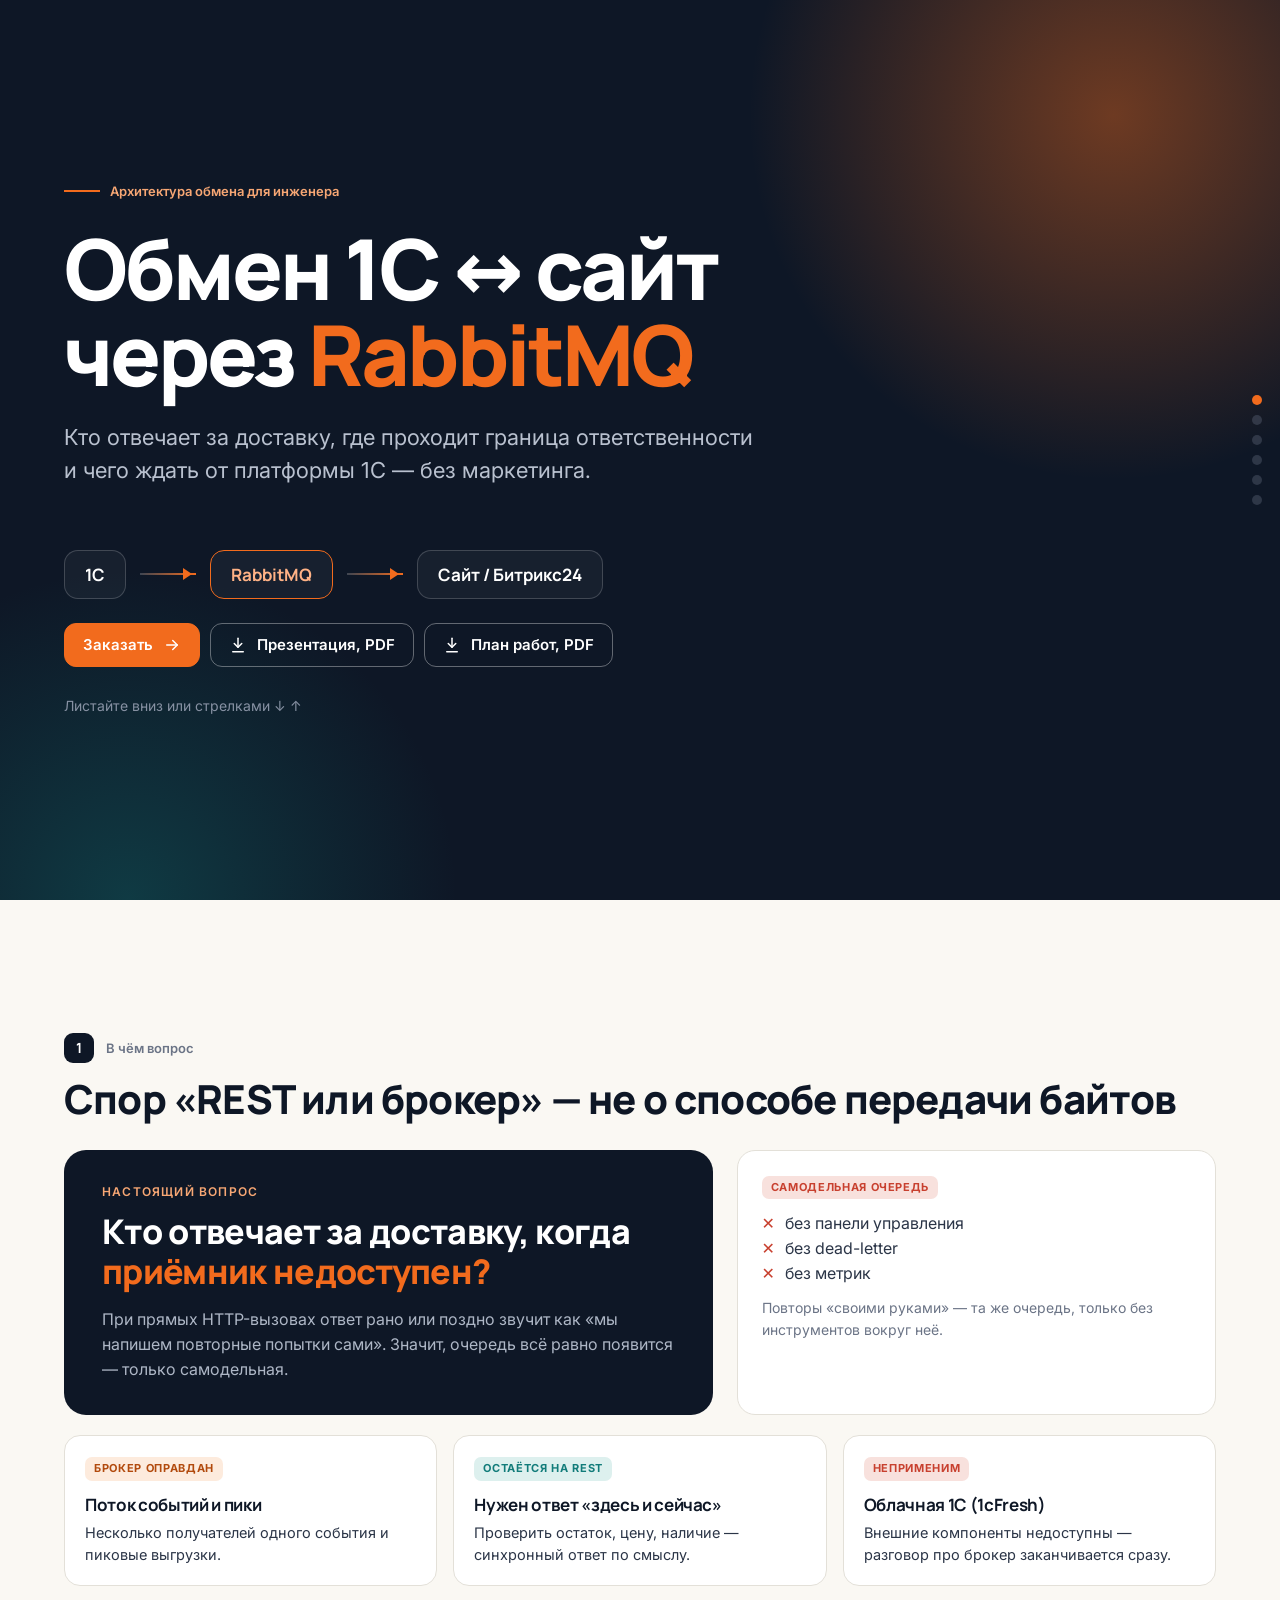
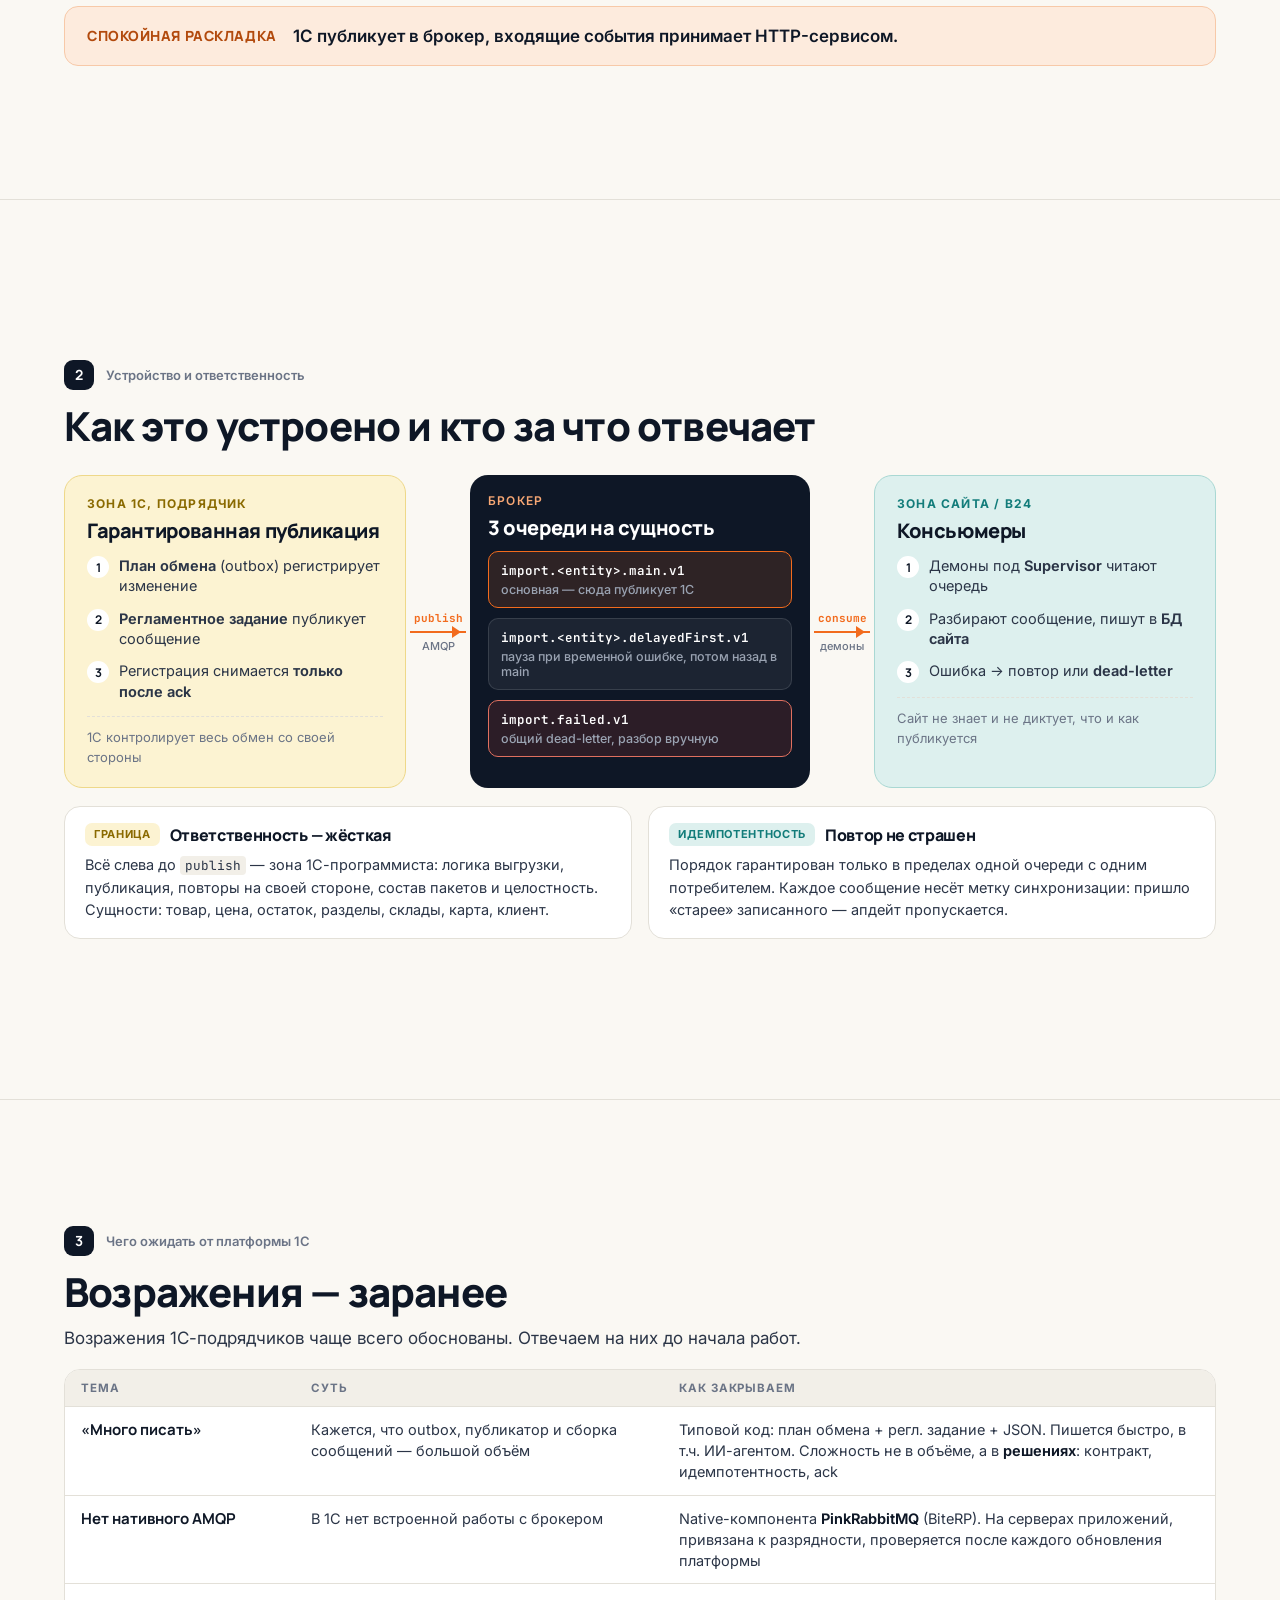
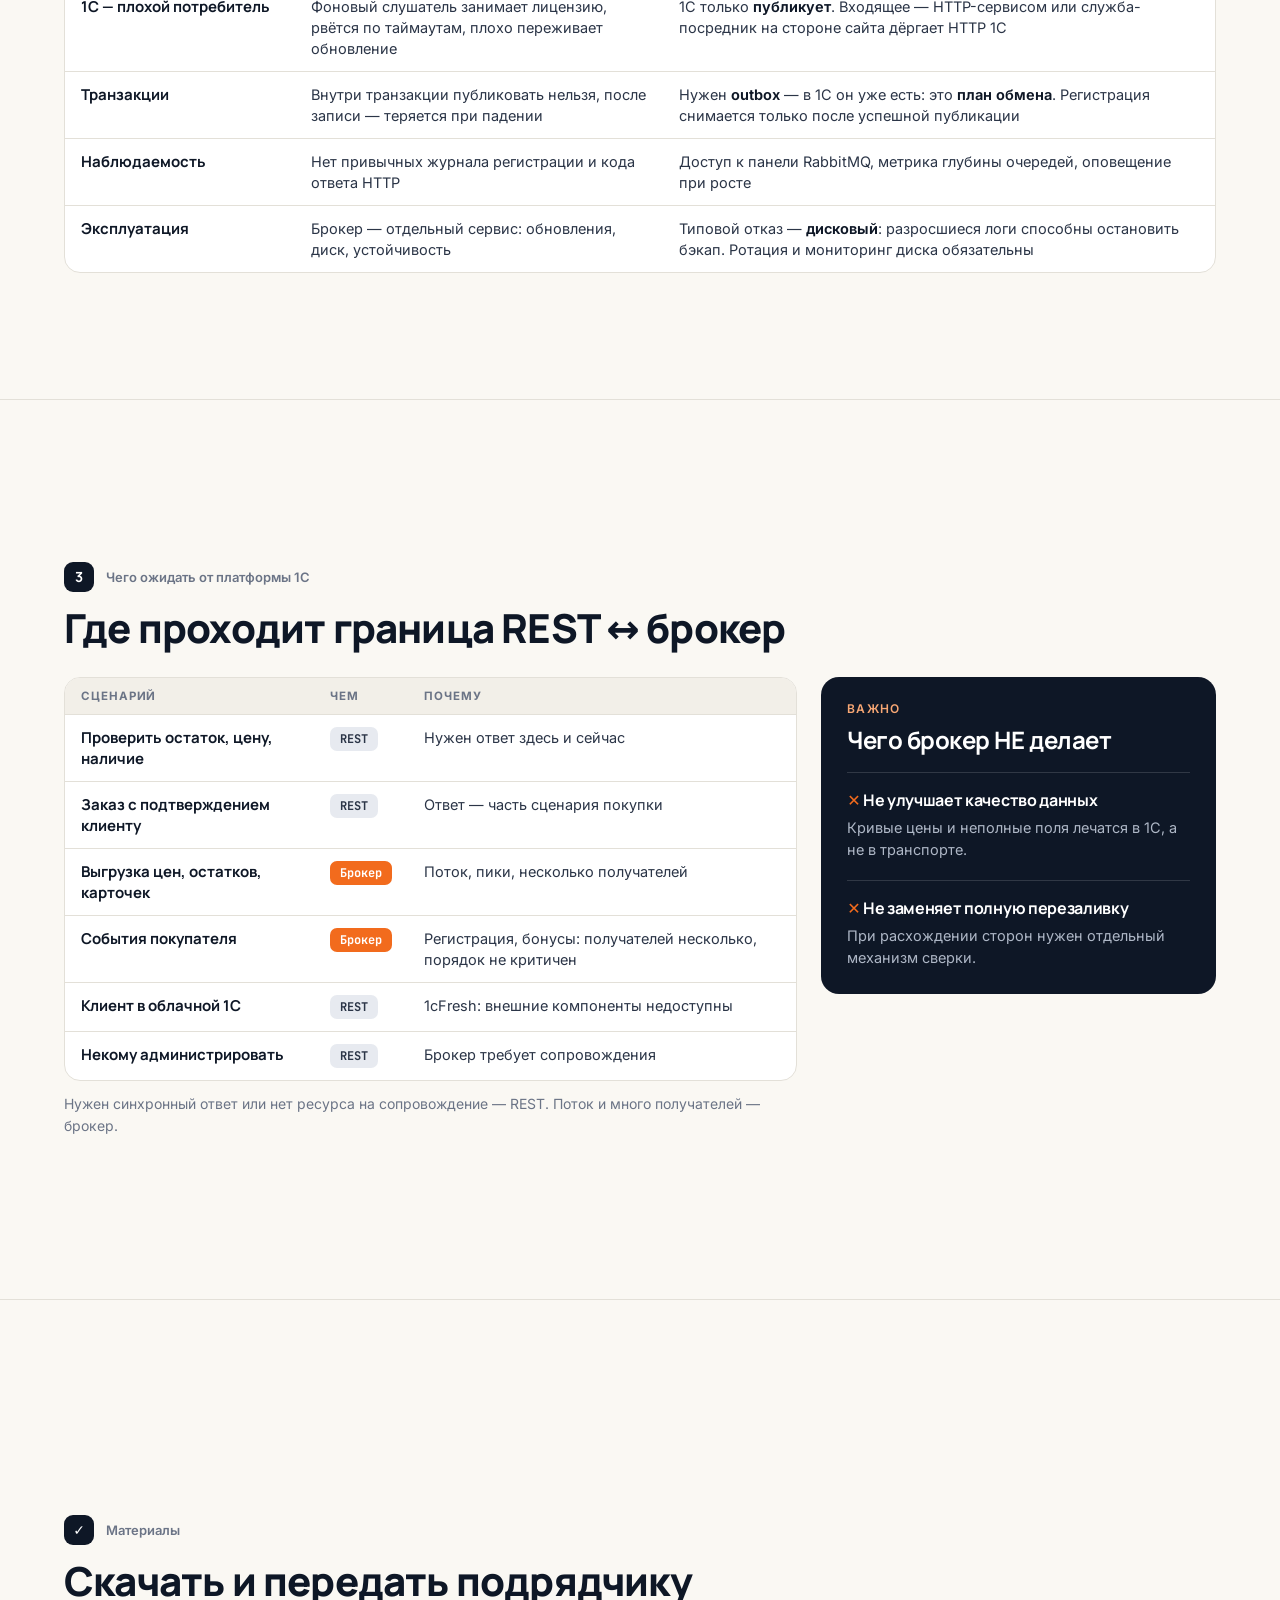
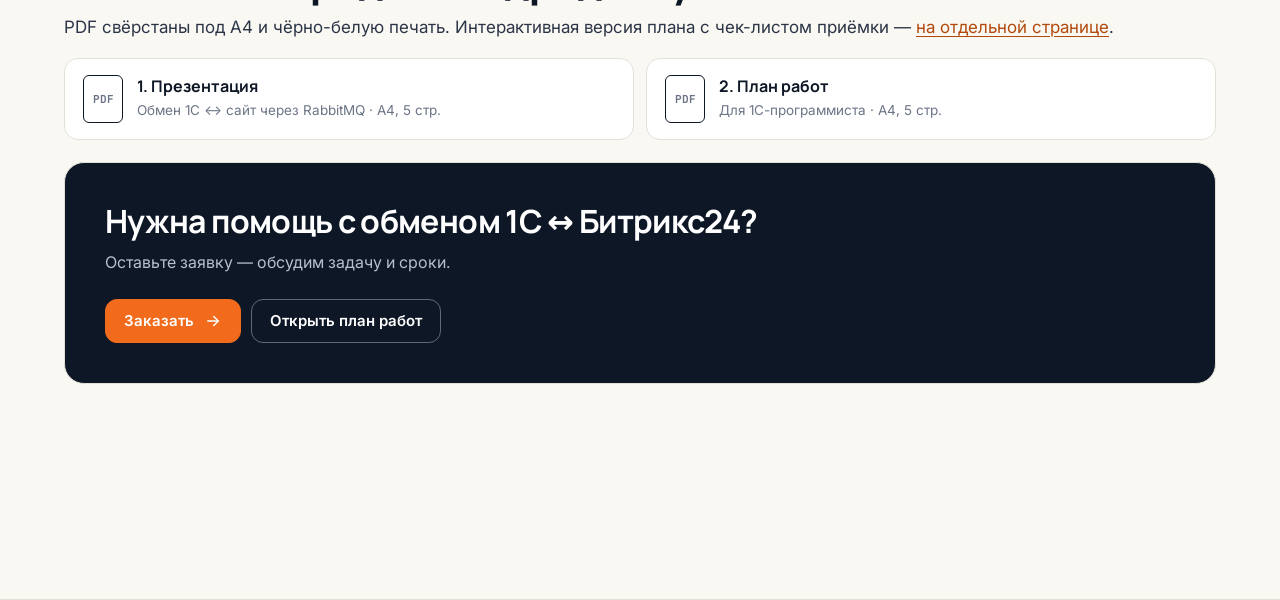
<file: site/index.html>
<!doctype html>
<!-- The text of this page is duplicated in print/presentation.html (source of the PDF).
     Edit both; the PDFs are rebuilt on deploy. See README, "Updating content". -->
<html lang="ru">
<head>
<meta charset="utf-8">
<meta name="viewport" content="width=device-width, initial-scale=1, viewport-fit=cover">
<title>Обмен 1С ↔ сайт через RabbitMQ</title>
<link rel="icon" href="data:image/svg+xml,%3Csvg xmlns=%22http://www.w3.org/2000/svg%22 viewBox=%220 0 100 100%22%3E%3Ctext y=%22.9em%22 font-size=%2290%22%3E%F0%9F%90%87%3C/text%3E%3C/svg%3E">
<link rel="canonical" href="https://obmen.bx-shef.by/">
<link rel="alternate" type="text/markdown" href="/index.md" title="Краткая версия для ИИ-агентов">
<link rel="describedby" href="/llms.txt" type="text/plain">
<meta property="og:type" content="website">
<meta property="og:site_name" content="bx-shef.by">
<meta property="og:locale" content="ru_RU">
<meta property="og:url" content="https://obmen.bx-shef.by/">
<meta property="og:title" content="Обмен 1С ↔ сайт через RabbitMQ">
<meta property="og:description" content="Обмен 1С ↔ сайт через RabbitMQ: кто отвечает за доставку, граница ответственности, возражения 1С-подрядчиков.">
<meta name="description" content="Обмен 1С ↔ сайт через RabbitMQ: кто отвечает за доставку, граница ответственности, возражения 1С-подрядчиков.">
<meta property="og:image" content="https://obmen.bx-shef.by/files/og.png">
<meta property="og:image:type" content="image/png">
<meta property="og:image:width" content="1200">
<meta property="og:image:height" content="630">
<meta property="og:image:alt" content="Обмен 1С ↔ сайт через RabbitMQ — архитектура обмена для инженера">
<meta name="twitter:card" content="summary_large_image">
<meta name="twitter:image" content="https://obmen.bx-shef.by/files/og.png">
<link rel="preconnect" href="https://fonts.googleapis.com">
<link rel="preconnect" href="https://fonts.gstatic.com" crossorigin>
<link href="https://fonts.googleapis.com/css2?family=Inter:wght@400;500;600;700&family=JetBrains+Mono:wght@500;600;700&family=Manrope:wght@600;700;800&display=swap" rel="stylesheet">
<style>
:root{
  --paper:#FAF8F3; --card:#FFFFFF; --soft:#F2EFE8; --line:#E3E0D8;
  --ink:#0E1726; --ink2:#2B3547; --mute:#6B7486;
  --dark:#0E1726; --dark-ink:#FFFFFF; --dark-mute:#AEB7C6; --dark-line:rgba(255,255,255,.14);
  --or:#F26B1D; --or-ink:#B24A0D; --or-soft:#FDEBDD; --or-line:#F7C9A8;
  --teal:#127C7A; --teal-soft:#DDF0EE; --teal-line:#A9D8D3;
  --yel-ink:#8A6A00; --yel-soft:#FCF3D2; --yel-line:#EED889;
  --red:#C8402F; --red-soft:#F8E1DD;
  --chip-rest:#E7EAF0;
  --f-head:"Manrope",system-ui,-apple-system,"Segoe UI",Roboto,sans-serif;
  --f-body:"Inter",system-ui,-apple-system,"Segoe UI",Roboto,sans-serif;
  --f-mono:"JetBrains Mono",ui-monospace,SFMono-Regular,Menlo,Consolas,monospace;
  box-sizing:border-box;
  padding-top:env(safe-area-inset-top,0px);
  padding-bottom:env(safe-area-inset-bottom,0px);
}
@media (prefers-color-scheme:dark){
  :root:not([data-theme="light"]){
    --paper:#0B111B; --card:#131B28; --soft:#1A2433; --line:#253145;
    --ink:#EEF1F6; --ink2:#C3CAD6; --mute:#8791A3;
    --dark:#18233A; --dark-line:rgba(255,255,255,.12);
    --or-ink:#FFA66E; --or-soft:rgba(242,107,29,.14); --or-line:rgba(242,107,29,.4);
    --teal:#4FC1BC; --teal-soft:rgba(18,124,122,.2); --teal-line:rgba(79,193,188,.35);
    --yel-ink:#F2CB4C; --yel-soft:rgba(242,183,5,.12); --yel-line:rgba(242,183,5,.35);
    --red:#F08A7A; --red-soft:rgba(200,64,47,.18);
    --chip-rest:#253145;
  }
}
:root[data-theme="dark"]{
  --paper:#0B111B; --card:#131B28; --soft:#1A2433; --line:#253145;
  --ink:#EEF1F6; --ink2:#C3CAD6; --mute:#8791A3;
  --dark:#18233A; --dark-line:rgba(255,255,255,.12);
  --or-ink:#FFA66E; --or-soft:rgba(242,107,29,.14); --or-line:rgba(242,107,29,.4);
  --teal:#4FC1BC; --teal-soft:rgba(18,124,122,.2); --teal-line:rgba(79,193,188,.35);
  --yel-ink:#F2CB4C; --yel-soft:rgba(242,183,5,.12); --yel-line:rgba(242,183,5,.35);
  --red:#F08A7A; --red-soft:rgba(200,64,47,.18);
  --chip-rest:#253145;
}
*,*:before,*:after{box-sizing:inherit;margin:0;padding:0}
html{scroll-padding-top:env(safe-area-inset-top,0px);-webkit-text-size-adjust:100%}
body{background:var(--paper);color:var(--ink);font:400 16px/1.55 var(--f-body);-webkit-font-smoothing:antialiased}
h1,h2,h3,h4{font-family:var(--f-head);letter-spacing:-.02em;color:inherit}
code{font-family:var(--f-mono);font-size:.88em}
b{font-weight:650}
img,svg{max-width:100%}
:focus-visible{outline:2px solid var(--or);outline-offset:3px;border-radius:4px}

.slide{min-height:100svh;display:flex;align-items:center;padding:clamp(28px,5vw,64px) clamp(18px,5vw,72px);border-bottom:1px solid var(--line)}
.slide>.in{width:100%;max-width:1180px;margin:0 auto}
@media (min-width:900px) and (min-height:640px){
  html{scroll-snap-type:y proximity}
  .slide{scroll-snap-align:start}
}
.kicker{display:flex;align-items:center;gap:12px;font:600 13px/1 var(--f-body);color:var(--mute)}
.kicker .n{display:inline-grid;place-items:center;width:30px;height:30px;border-radius:9px;background:var(--dark);color:#fff;font:700 14px/1 var(--f-head)}
.title{font-size:clamp(26px,3.6vw,40px);font-weight:800;line-height:1.12;margin-top:14px}
.lede{margin-top:10px;color:var(--ink2);font-size:clamp(15px,1.6vw,17px)}

.chip{display:inline-block;font:700 11px/1.2 var(--f-body);letter-spacing:.06em;text-transform:uppercase;padding:5px 9px;border-radius:7px}
.chip.o{background:var(--or-soft);color:var(--or-ink)} .chip.t{background:var(--teal-soft);color:var(--teal)}
.chip.r{background:var(--red-soft);color:var(--red)} .chip.y{background:var(--yel-soft);color:var(--yel-ink)}

/* cover */
.cover{background:#0E1726;color:#fff;position:relative;overflow:hidden;border-bottom:0}
.cover:before{content:"";position:absolute;right:-18vw;top:-22vw;width:62vw;height:62vw;border-radius:50%;background:radial-gradient(circle,rgba(242,107,29,.42),rgba(242,107,29,0) 65%);pointer-events:none}
.cover:after{content:"";position:absolute;left:-18vw;bottom:-28vw;width:56vw;height:56vw;border-radius:50%;background:radial-gradient(circle,rgba(18,124,122,.35),rgba(18,124,122,0) 65%);pointer-events:none}
.cover .in{position:relative;z-index:1}
.cover .tag{display:flex;gap:10px;align-items:center;font:600 13px var(--f-body);color:#F7A774}
.cover .tag i{width:36px;height:2px;background:var(--or);display:block}
.cover h1{font-size:clamp(40px,7.4vw,84px);font-weight:800;line-height:1.02;letter-spacing:-.035em;margin-top:26px}
.cover h1 span{color:var(--or)}
.cover .lead{margin-top:24px;font-size:clamp(17px,2vw,22px);line-height:1.5;color:#B9C1CF;max-width:44rem}
.flow{margin-top:clamp(36px,7vh,80px);display:flex;align-items:center;gap:14px;flex-wrap:wrap}
.pill{padding:12px 20px;border-radius:14px;font:700 17px var(--f-head);border:1.5px solid rgba(255,255,255,.18);background:rgba(255,255,255,.04)}
.pill.o{border-color:var(--or);color:#FFB286}
.arrow{width:56px;height:2px;background:linear-gradient(90deg,rgba(255,255,255,.2),var(--or));position:relative}
.arrow:after{content:"";position:absolute;right:-2px;top:-5px;border:6px solid transparent;border-left:9px solid var(--or)}
.hint-scroll{margin-top:28px;font-size:14px;color:#8791A3}
@media (hover:none),(max-width:760px){.hint-scroll{display:none}}
@media (max-width:560px){.flow{flex-direction:column;align-items:flex-start}.arrow{width:2px;height:22px;margin-left:24px;background:linear-gradient(180deg,rgba(255,255,255,.2),var(--or))}.arrow:after{right:auto;left:-5px;top:auto;bottom:-3px;border:6px solid transparent;border-top:9px solid var(--or)}}

/* slide 1 */
.big-q{margin-top:28px;display:grid;grid-template-columns:1.15fr .85fr;gap:24px}
.quote{background:var(--dark);color:var(--dark-ink);border-radius:22px;padding:clamp(22px,3vw,34px) clamp(22px,3vw,38px)}
.lbl{font:600 12px var(--f-body);letter-spacing:.1em;text-transform:uppercase;color:#F7A774}
.quote .q{font:800 clamp(24px,3vw,34px)/1.18 var(--f-head);margin-top:12px;letter-spacing:-.02em}
.quote .q em{font-style:normal;color:var(--or)}
.quote .sub{margin-top:16px;color:var(--dark-mute);font-size:16px}
.box{background:var(--card);border:1px solid var(--line);border-radius:18px;padding:22px 24px}
.box ul{list-style:none;margin-top:12px;color:var(--ink2)}
.box li:before{content:"✕";color:var(--red);font-weight:700;margin-right:10px}
.box .muted{margin-top:12px;color:var(--mute);font-size:14px}
.tri{margin-top:20px;display:grid;grid-template-columns:repeat(3,1fr);gap:16px}
.tri .c{background:var(--card);border:1px solid var(--line);border-radius:16px;padding:18px 20px}
.tri h4{font:700 17px var(--f-head);margin-top:12px}
.tri p{font-size:14.5px;color:var(--ink2);margin-top:6px}
.bottomline{margin-top:20px;display:flex;flex-wrap:wrap;align-items:center;gap:8px 16px;padding:16px 22px;border-radius:14px;background:var(--or-soft);border:1px solid var(--or-line)}
.bottomline b{font:800 14px var(--f-head);color:var(--or-ink);letter-spacing:.04em;text-transform:uppercase}
.bottomline span{font-size:17px;font-weight:600}
@media (max-width:860px){.big-q,.tri{grid-template-columns:1fr}}

/* slide 2 */
.arch{margin-top:26px;display:grid;grid-template-columns:1fr 64px minmax(280px,340px) 64px 1fr;align-items:stretch}
.zone{border-radius:18px;padding:20px 22px}
.zone .zl{font:700 12px var(--f-body);letter-spacing:.1em;text-transform:uppercase}
.zone h4{font:800 20px var(--f-head);margin-top:6px}
.z1{background:var(--yel-soft);border:1.5px solid var(--yel-line)} .z1 .zl{color:var(--yel-ink)}
.z3{background:var(--teal-soft);border:1.5px solid var(--teal-line)} .z3 .zl{color:var(--teal)}
.zone ol{list-style:none;counter-reset:s;margin-top:4px}
.zone li{counter-increment:s;display:flex;gap:10px;margin-top:12px;font-size:14.5px;line-height:1.4;color:var(--ink2)}
.zone li:before{content:counter(s);flex:none;width:22px;height:22px;border-radius:50%;background:var(--card);display:grid;place-items:center;font:700 12px var(--f-head);color:var(--ink)}
.zone .note{margin-top:14px;font-size:13px;color:var(--mute);border-top:1px dashed var(--line);padding-top:10px}
.broker{background:var(--dark);color:var(--dark-ink);border-radius:18px;padding:18px}
.broker h4{font:800 20px var(--f-head);margin-top:6px}
.qu{margin-top:10px;border-radius:10px;padding:10px 12px;font:600 12.5px var(--f-mono);background:rgba(255,255,255,.06);border:1px solid rgba(255,255,255,.12);overflow-wrap:anywhere}
.qu small{display:block;font:500 12.5px var(--f-body);color:#9AA3B2;margin-top:3px}
.qu.m{border-color:var(--or);background:rgba(242,107,29,.14)}
.qu.f{border-color:#E0705F;background:rgba(200,64,47,.16)}
.conn{display:flex;flex-direction:column;align-items:center;justify-content:center;gap:6px;padding:0 4px}
.conn .lab{font:700 11px var(--f-mono);color:var(--or)}
.conn .ln{width:100%;height:2px;background:var(--or);position:relative}
.conn .ln:after{content:"";position:absolute;right:-1px;top:-5px;border:6px solid transparent;border-left:9px solid var(--or)}
.conn .proto{font:500 11px var(--f-body);color:var(--mute)}
@media (max-width:980px){
  .arch{grid-template-columns:1fr;max-width:560px}
  .conn{flex-direction:row;padding:10px 0;gap:12px}
  .conn .ln{width:2px;height:28px;order:2}
  .conn .ln:after{right:auto;left:-5px;top:auto;bottom:-3px;border:6px solid transparent;border-top:9px solid var(--or)}
  .conn .lab{order:1}.conn .proto{order:3}
}
.pair{margin-top:18px;display:grid;grid-template-columns:1fr 1fr;gap:16px}
.info{background:var(--card);border:1px solid var(--line);border-radius:16px;padding:16px 20px}
.info h4{font:800 16px var(--f-head);display:flex;flex-wrap:wrap;gap:10px;align-items:center}
.info p{margin-top:8px;font-size:14.5px;color:var(--ink2)}
.info code{background:var(--soft);padding:1px 5px;border-radius:4px}
@media (max-width:760px){.pair{grid-template-columns:1fr}}

/* tables -> cards on mobile */
.tbl{width:100%;border-collapse:separate;border-spacing:0;background:var(--card);border:1px solid var(--line);border-radius:16px;overflow:hidden}
.tbl th{text-align:left;font:700 11.5px var(--f-body);letter-spacing:.08em;text-transform:uppercase;color:var(--mute);background:var(--soft);padding:11px 16px}
.tbl td{padding:12px 16px;font-size:14.5px;line-height:1.45;color:var(--ink2);border-top:1px solid var(--line);vertical-align:top}
.tbl td:first-child{font:700 15px var(--f-head);color:var(--ink)}
.tbl td b{color:var(--ink)}
.obj{margin-top:18px}
.obj td:first-child{width:20%}.obj td:nth-child(2){width:32%}
@media (max-width:760px){
  .tbl,.tbl tbody,.tbl tr,.tbl td{display:block;width:auto!important}
  .tbl thead{display:none}
  .tbl{background:none;border:0;border-radius:0}
  .tbl tr{background:var(--card);border:1px solid var(--line);border-radius:14px;padding:14px 16px;margin-top:12px}
  .tbl td{border:0;padding:0}
  .tbl td+td{margin-top:10px}
  .tbl td[data-l]:before{content:attr(data-l);display:block;font:700 11px var(--f-body);letter-spacing:.08em;text-transform:uppercase;color:var(--mute);margin-bottom:2px}
}

.split{margin-top:26px;display:grid;grid-template-columns:1.3fr .7fr;gap:24px;align-items:start}
.tag-rest,.tag-mq{display:inline-block;font:700 12px var(--f-mono);padding:4px 10px;border-radius:7px;white-space:nowrap}
.tag-rest{background:var(--chip-rest);color:var(--ink2)} .tag-mq{background:var(--or);color:#fff}
.legend{margin-top:12px;font-size:14px;color:var(--mute)}
.not{background:var(--dark);color:var(--dark-ink);border-radius:18px;padding:24px 26px}
.not h3{font-size:24px;margin-top:10px;line-height:1.15}
.not .it{margin-top:18px;padding-top:16px;border-top:1px solid var(--dark-line)}
.not .it h4{font:700 16px var(--f-head)}
.not .it h4:before{content:"✕  ";color:var(--or)}
.not .it p{margin-top:6px;color:var(--dark-mute);font-size:14.5px}
@media (max-width:900px){.split{grid-template-columns:1fr}}

/* nav dots */
.dots{position:fixed;right:18px;top:50%;transform:translateY(-50%);display:flex;flex-direction:column;gap:10px;z-index:5}
.dots a{width:10px;height:10px;border-radius:50%;background:var(--mute);opacity:.35;display:block}
.dots a.on{background:var(--or);opacity:1}
@media (max-width:980px),(max-height:620px){.dots{display:none}}
@media (prefers-reduced-motion:no-preference){html{scroll-behavior:smooth}}

.btns{display:flex;flex-wrap:wrap;gap:10px;margin-top:24px}
.btn{display:inline-flex;align-items:center;gap:10px;min-height:44px;padding:10px 18px;border-radius:12px;font:600 15px/1.2 var(--f-body);text-decoration:none;border:1.5px solid currentColor}
.btn svg{width:18px;height:18px;flex:none}
.btn.primary{background:#F26B1D;border-color:#F26B1D;color:#fff}
.btn.primary:hover{background:#D95A10;border-color:#D95A10}
.btn.ghost-dark{color:#fff;border-color:rgba(255,255,255,.35)}
.btn.ghost-dark:hover{border-color:#fff}
.btn.ghost{color:var(--ink);border-color:var(--line);background:var(--card,var(--paper))}
.btn.ghost:hover{border-color:var(--ink)}
.btn small{display:block;font:500 12px var(--f-body);opacity:.7}
.cta{border-radius:20px;border:1px solid var(--line);background:#0E1726;color:#fff;padding:clamp(24px,4vw,40px);position:relative;overflow:hidden}
.cta h2{font-size:clamp(24px,3vw,32px);line-height:1.15;color:#fff}
.cta p{margin-top:10px;color:#B7C0CE;max-width:40rem}
.downloads{display:grid;grid-template-columns:1fr 1fr;gap:12px;margin-top:18px}
.dl{display:flex;gap:14px;align-items:center;padding:16px 18px;border:1px solid var(--line);border-radius:14px;text-decoration:none;color:var(--ink);background:var(--card,var(--paper))}
.dl:hover{border-color:var(--ink)}
.dl .ico{flex:none;width:40px;height:48px;border-radius:6px;border:1.5px solid var(--ink);display:grid;place-items:center;font:700 11px var(--f-mono)}
.dl b{display:block;font:700 16px/1.3 var(--f-head)}
.dl span{font-size:13.5px;color:var(--mute)}
@media (max-width:640px){.downloads{grid-template-columns:1fr}.btn{width:100%;justify-content:center}}
.final .in>h2{margin-bottom:6px}
.lede a{color:var(--or-ink);text-underline-offset:3px}
</style>
</head>
<body>

<nav class="dots" aria-label="Слайды">
  <a href="#s0" aria-label="Обложка"></a><a href="#s1" aria-label="В чём вопрос"></a><a href="#s2" aria-label="Устройство"></a><a href="#s3" aria-label="Возражения"></a><a href="#s4" aria-label="REST или брокер"></a><a href="#s5" aria-label="Материалы"></a>
</nav>

<section class="slide cover" id="s0">
  <div class="in">
    <div class="tag"><i></i>Архитектура обмена для инженера</div>
    <h1>Обмен 1С ↔ сайт<br>через <span>RabbitMQ</span></h1>
    <p class="lead">Кто отвечает за доставку, где проходит граница ответственности и чего ждать от платформы 1С — без маркетинга.</p>
    <div class="flow" aria-hidden="true">
      <div class="pill">1С</div><div class="arrow"></div>
      <div class="pill o">RabbitMQ</div><div class="arrow"></div>
      <div class="pill">Сайт / Битрикс24</div>
    </div>
    <div class="btns">
      <a class="btn primary" href="https://offer.bx-shef.by/">Заказать <svg viewBox="0 0 24 24" fill="none" stroke="currentColor" stroke-width="2" stroke-linecap="round" stroke-linejoin="round" aria-hidden="true"><path d="M5 12h14"/><path d="m13 6 6 6-6 6"/></svg></a>
      <a class="btn ghost-dark" href="files/1c-rabbitmq-presentation.pdf" download><svg viewBox="0 0 24 24" fill="none" stroke="currentColor" stroke-width="2" stroke-linecap="round" stroke-linejoin="round" aria-hidden="true"><path d="M12 3v12"/><path d="m7 10 5 5 5-5"/><path d="M5 21h14"/></svg>Презентация, PDF</a>
      <a class="btn ghost-dark" href="files/1c-rabbitmq-plan.pdf" download><svg viewBox="0 0 24 24" fill="none" stroke="currentColor" stroke-width="2" stroke-linecap="round" stroke-linejoin="round" aria-hidden="true"><path d="M12 3v12"/><path d="m7 10 5 5 5-5"/><path d="M5 21h14"/></svg>План работ, PDF</a>
    </div>
    <p class="hint-scroll">Листайте вниз или стрелками ↓ ↑</p>
  </div>
</section>

<section class="slide" id="s1">
  <div class="in">
    <div class="kicker"><span class="n">1</span>В чём вопрос</div>
    <h2 class="title">Спор «REST или брокер» — не о способе передачи байтов</h2>
    <div class="big-q">
      <div class="quote">
        <div class="lbl">Настоящий вопрос</div>
        <div class="q">Кто отвечает за доставку, когда <em>приёмник недоступен?</em></div>
        <p class="sub">При прямых HTTP-вызовах ответ рано или поздно звучит как «мы напишем повторные попытки сами». Значит, очередь всё равно появится — только самодельная.</p>
      </div>
      <div class="box">
        <span class="chip r">Самодельная очередь</span>
        <ul><li>без панели управления</li><li>без dead-letter</li><li>без метрик</li></ul>
        <p class="muted">Повторы «своими руками» — та же очередь, только без инструментов вокруг неё.</p>
      </div>
    </div>
    <div class="tri">
      <div class="c"><span class="chip o">Брокер оправдан</span><h4>Поток событий и пики</h4><p>Несколько получателей одного события и пиковые выгрузки.</p></div>
      <div class="c"><span class="chip t">Остаётся на REST</span><h4>Нужен ответ «здесь и сейчас»</h4><p>Проверить остаток, цену, наличие — синхронный ответ по смыслу.</p></div>
      <div class="c"><span class="chip r">Неприменим</span><h4>Облачная 1С (1cFresh)</h4><p>Внешние компоненты недоступны — разговор про брокер заканчивается сразу.</p></div>
    </div>
    <div class="bottomline"><b>Спокойная раскладка</b><span>1С публикует в брокер, входящие события принимает HTTP-сервисом.</span></div>
  </div>
</section>

<section class="slide" id="s2">
  <div class="in">
    <div class="kicker"><span class="n">2</span>Устройство и ответственность</div>
    <h2 class="title">Как это устроено и кто за что отвечает</h2>
    <div class="arch">
      <div class="zone z1">
        <div class="zl">Зона 1С, подрядчик</div>
        <h4>Гарантированная публикация</h4>
        <ol>
          <li><span><b>План обмена</b> (outbox) регистрирует изменение</span></li>
          <li><span><b>Регламентное задание</b> публикует сообщение</span></li>
          <li><span>Регистрация снимается <b>только после ack</b></span></li>
        </ol>
        <div class="note">1С контролирует весь обмен со своей стороны</div>
      </div>
      <div class="conn" aria-hidden="true"><span class="lab">publish</span><div class="ln"></div><span class="proto">AMQP</span></div>
      <div class="broker">
        <div class="lbl">Брокер</div>
        <h4>3 очереди на сущность</h4>
        <div class="qu m">import.&lt;entity&gt;.main.v1<small>основная — сюда публикует 1С</small></div>
        <div class="qu">import.&lt;entity&gt;.delayedFirst.v1<small>пауза при временной ошибке, потом назад в main</small></div>
        <div class="qu f">import.failed.v1<small>общий dead-letter, разбор вручную</small></div>
      </div>
      <div class="conn" aria-hidden="true"><span class="lab">consume</span><div class="ln"></div><span class="proto">демоны</span></div>
      <div class="zone z3">
        <div class="zl">Зона сайта / B24</div>
        <h4>Консьюмеры</h4>
        <ol>
          <li><span>Демоны под <b>Supervisor</b> читают очередь</span></li>
          <li><span>Разбирают сообщение, пишут в <b>БД сайта</b></span></li>
          <li><span>Ошибка → повтор или <b>dead-letter</b></span></li>
        </ol>
        <div class="note">Сайт не знает и не диктует, что и как публикуется</div>
      </div>
    </div>
    <div class="pair">
      <div class="info">
        <h4><span class="chip y">Граница</span>Ответственность — жёсткая</h4>
        <p>Всё слева до <code>publish</code> — зона 1С-программиста: логика выгрузки, публикация, повторы на своей стороне, состав пакетов и целостность. Сущности: товар, цена, остаток, разделы, склады, карта, клиент.</p>
      </div>
      <div class="info">
        <h4><span class="chip t">Идемпотентность</span>Повтор не страшен</h4>
        <p>Порядок гарантирован только в пределах одной очереди с одним потребителем. Каждое сообщение несёт метку синхронизации: пришло «старее» записанного — апдейт пропускается.</p>
      </div>
    </div>
  </div>
</section>

<section class="slide" id="s3">
  <div class="in">
    <div class="kicker"><span class="n">3</span>Чего ожидать от платформы 1С</div>
    <h2 class="title">Возражения — заранее</h2>
    <p class="lede">Возражения 1С-подрядчиков чаще всего обоснованы. Отвечаем на них до начала работ.</p>
    <table class="tbl obj">
      <thead><tr><th>Тема</th><th>Суть</th><th>Как закрываем</th></tr></thead>
      <tbody>
      <tr><td>«Много писать»</td><td data-l="Суть">Кажется, что outbox, публикатор и сборка сообщений — большой объём</td><td data-l="Как закрываем">Типовой код: план обмена + регл. задание + JSON. Пишется быстро, в т.ч. ИИ-агентом. Сложность не в объёме, а в <b>решениях</b>: контракт, идемпотентность, ack</td></tr>
      <tr><td>Нет нативного AMQP</td><td data-l="Суть">В 1С нет встроенной работы с брокером</td><td data-l="Как закрываем">Native-компонента <b>PinkRabbitMQ</b> (BiteRP). На серверах приложений, привязана к разрядности, проверяется после каждого обновления платформы</td></tr>
      <tr><td>1С — плохой потребитель</td><td data-l="Суть">Фоновый слушатель занимает лицензию, рвётся по таймаутам, плохо переживает обновление</td><td data-l="Как закрываем">1С только <b>публикует</b>. Входящее — HTTP-сервисом или служба-посредник на стороне сайта дёргает HTTP 1С</td></tr>
      <tr><td>Транзакции</td><td data-l="Суть">Внутри транзакции публиковать нельзя, после записи — теряется при падении</td><td data-l="Как закрываем">Нужен <b>outbox</b> — в 1С он уже есть: это <b>план обмена</b>. Регистрация снимается только после успешной публикации</td></tr>
      <tr><td>Наблюдаемость</td><td data-l="Суть">Нет привычных журнала регистрации и кода ответа HTTP</td><td data-l="Как закрываем">Доступ к панели RabbitMQ, метрика глубины очередей, оповещение при росте</td></tr>
      <tr><td>Эксплуатация</td><td data-l="Суть">Брокер — отдельный сервис: обновления, диск, устойчивость</td><td data-l="Как закрываем">Типовой отказ — <b>дисковый</b>: разросшиеся логи способны остановить бэкап. Ротация и мониторинг диска обязательны</td></tr>
      </tbody>
    </table>
  </div>
</section>

<section class="slide" id="s4">
  <div class="in">
    <div class="kicker"><span class="n">3</span>Чего ожидать от платформы 1С</div>
    <h2 class="title">Где проходит граница REST ↔ брокер</h2>
    <div class="split">
      <div>
        <table class="tbl route">
          <thead><tr><th>Сценарий</th><th>Чем</th><th>Почему</th></tr></thead>
          <tbody>
          <tr><td>Проверить остаток, цену, наличие</td><td data-l="Чем"><span class="tag-rest">REST</span></td><td data-l="Почему">Нужен ответ здесь и сейчас</td></tr>
          <tr><td>Заказ с подтверждением клиенту</td><td data-l="Чем"><span class="tag-rest">REST</span></td><td data-l="Почему">Ответ — часть сценария покупки</td></tr>
          <tr><td>Выгрузка цен, остатков, карточек</td><td data-l="Чем"><span class="tag-mq">Брокер</span></td><td data-l="Почему">Поток, пики, несколько получателей</td></tr>
          <tr><td>События покупателя</td><td data-l="Чем"><span class="tag-mq">Брокер</span></td><td data-l="Почему">Регистрация, бонусы: получателей несколько, порядок не критичен</td></tr>
          <tr><td>Клиент в облачной 1С</td><td data-l="Чем"><span class="tag-rest">REST</span></td><td data-l="Почему">1cFresh: внешние компоненты недоступны</td></tr>
          <tr><td>Некому администрировать</td><td data-l="Чем"><span class="tag-rest">REST</span></td><td data-l="Почему">Брокер требует сопровождения</td></tr>
          </tbody>
        </table>
        <p class="legend">Нужен синхронный ответ или нет ресурса на сопровождение — REST. Поток и много получателей — брокер.</p>
      </div>
      <aside class="not">
        <div class="lbl">Важно</div>
        <h3>Чего брокер НЕ делает</h3>
        <div class="it"><h4>Не улучшает качество данных</h4><p>Кривые цены и неполные поля лечатся в 1С, а не в транспорте.</p></div>
        <div class="it"><h4>Не заменяет полную перезаливку</h4><p>При расхождении сторон нужен отдельный механизм сверки.</p></div>
      </aside>
    </div>
  </div>
</section>

<section class="slide final" id="s5">
  <div class="in">
    <div class="kicker"><span class="n">✓</span>Материалы</div>
    <h2 class="title">Скачать и передать подрядчику</h2>
    <p class="lede">PDF свёрстаны под A4 и чёрно-белую печать. Интерактивная версия плана с чек-листом приёмки — <a href="plan.html">на отдельной странице</a>.</p>
    <div class="downloads">
      <a class="dl" href="files/1c-rabbitmq-presentation.pdf" download><span class="ico">PDF</span><div><b>1. Презентация</b><span>Обмен 1С ↔ сайт через RabbitMQ · A4, 5 стр.</span></div></a>
      <a class="dl" href="files/1c-rabbitmq-plan.pdf" download><span class="ico">PDF</span><div><b>2. План работ</b><span>Для 1С-программиста · A4, 5 стр.</span></div></a>
    </div>
    <div class="cta" style="margin-top:22px">
      <h2>Нужна помощь с обменом 1С ↔ Битрикс24?</h2>
      <p>Оставьте заявку — обсудим задачу и сроки.</p>
      <div class="btns"><a class="btn primary" href="https://offer.bx-shef.by/">Заказать <svg viewBox="0 0 24 24" fill="none" stroke="currentColor" stroke-width="2" stroke-linecap="round" stroke-linejoin="round" aria-hidden="true"><path d="M5 12h14"/><path d="m13 6 6 6-6 6"/></svg></a><a class="btn ghost-dark" href="plan.html">Открыть план работ</a></div>
    </div>
  </div>
</section>

<script src="assets/deck.js" defer></script>
</body>
</html>
</file>
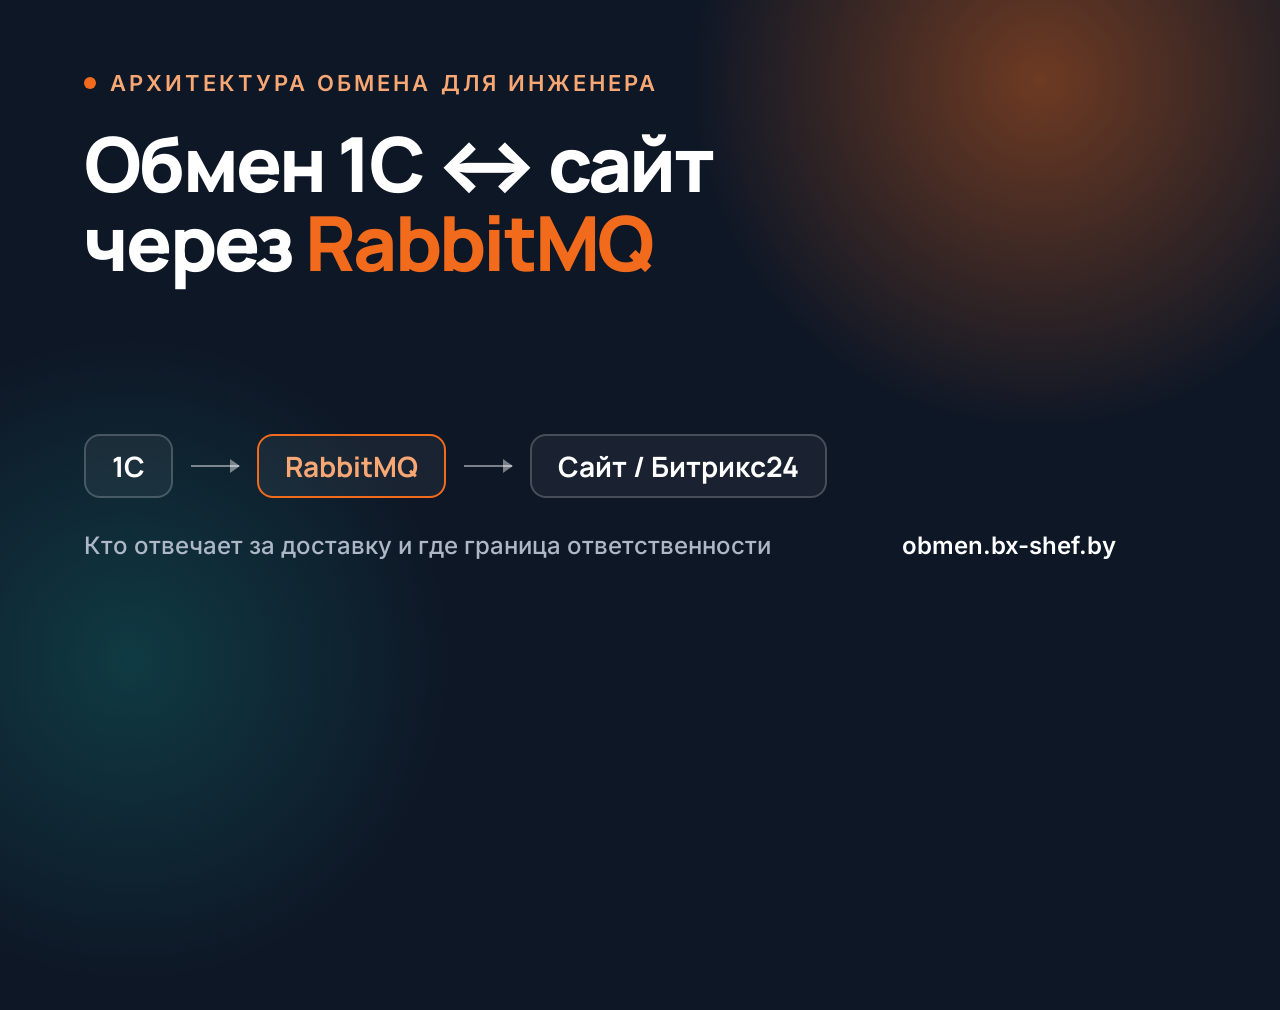
<file: print/og.html>
<!doctype html>
<!-- Open Graph share cards, 1200×630, rendered by render.py to
     site/files/og.png (index.html) and site/files/og-plan.png (plan.html,
     via the #plan fragment).
     Card text is standalone, tuned for a small preview: re-sync by hand when a
     page title or description changes.
     Font stacks list our own fonts as fallbacks: Manrope has no ↔ (Inter has),
     neither has ✕ (JB has), and a system fallback varies between machines. -->
<html lang="ru"><head><meta charset="utf-8"><title>OG card</title>
<link rel="stylesheet" href="fonts.css">
<style>
*{margin:0;padding:0;box-sizing:border-box}
html,body{width:1200px;height:630px}
body{background:#0E1726;color:#fff;font-family:Inter,JB,sans-serif;position:relative;overflow:hidden}
body:before{content:"";position:absolute;right:-220px;top:-300px;width:760px;height:760px;border-radius:50%;
  background:radial-gradient(circle,rgba(242,107,29,.42),rgba(242,107,29,0) 65%)}
body:after{content:"";position:absolute;left:-220px;bottom:-380px;width:700px;height:700px;border-radius:50%;
  background:radial-gradient(circle,rgba(18,124,122,.35),rgba(18,124,122,0) 65%)}
.card{position:relative;z-index:1;height:100%;padding:72px 84px;display:flex;flex-direction:column}
.tag{display:flex;align-items:center;gap:14px;font:600 22px/1 Inter;letter-spacing:.14em;text-transform:uppercase;color:#F7A774}
.tag i{width:12px;height:12px;border-radius:50%;background:#F26B1D}
h1{font:800 76px/1.04 Manrope,Inter;letter-spacing:-.035em;margin-top:30px}
h1 span{color:#F26B1D}
.flow{display:flex;align-items:center;gap:18px;margin-top:auto}
.pill{padding:16px 26px;border-radius:16px;font:700 28px/1 Manrope;border:2px solid rgba(255,255,255,.2);background:rgba(255,255,255,.05)}
.pill.o{border-color:#F26B1D;color:#F7A774}
.arrow{width:48px;height:2px;background:rgba(255,255,255,.45);position:relative}
.arrow:after{content:"";position:absolute;right:-1px;top:-6px;border:7px solid transparent;border-left:10px solid rgba(255,255,255,.45);border-right:0}
.foot{display:flex;justify-content:space-between;align-items:flex-end;margin-top:36px;font:500 24px/1 Inter;color:#AEB7C6}
.foot b{color:#fff;font-weight:600}
.plan{display:none}
body.is-plan .plan{display:block}
body.is-plan .deck{display:none}
</style></head>
<body>
<div class="card">
  <div class="tag"><i></i><span class="deck">Архитектура обмена для инженера</span><span class="plan">План работ для 1С-программиста</span></div>
  <h1 class="deck">Обмен 1С ↔ сайт<br>через <span>RabbitMQ</span></h1>
  <h1 class="plan">Обмен 1С ↔ Битрикс24<br>через <span>RabbitMQ</span></h1>
  <div class="flow">
    <div class="pill">1С</div><div class="arrow"></div>
    <div class="pill o">RabbitMQ</div><div class="arrow"></div>
    <div class="pill">Сайт / Битрикс24</div>
  </div>
  <div class="foot"><span class="deck">Кто отвечает за доставку и где граница ответственности</span><span class="plan">Что поставить, что решить, что написать · чек-лист приёмки</span><b>obmen.bx-shef.by</b></div>
</div>
<script>if(location.hash==='#plan')document.body.classList.add('is-plan');</script>
</body></html>
</file>
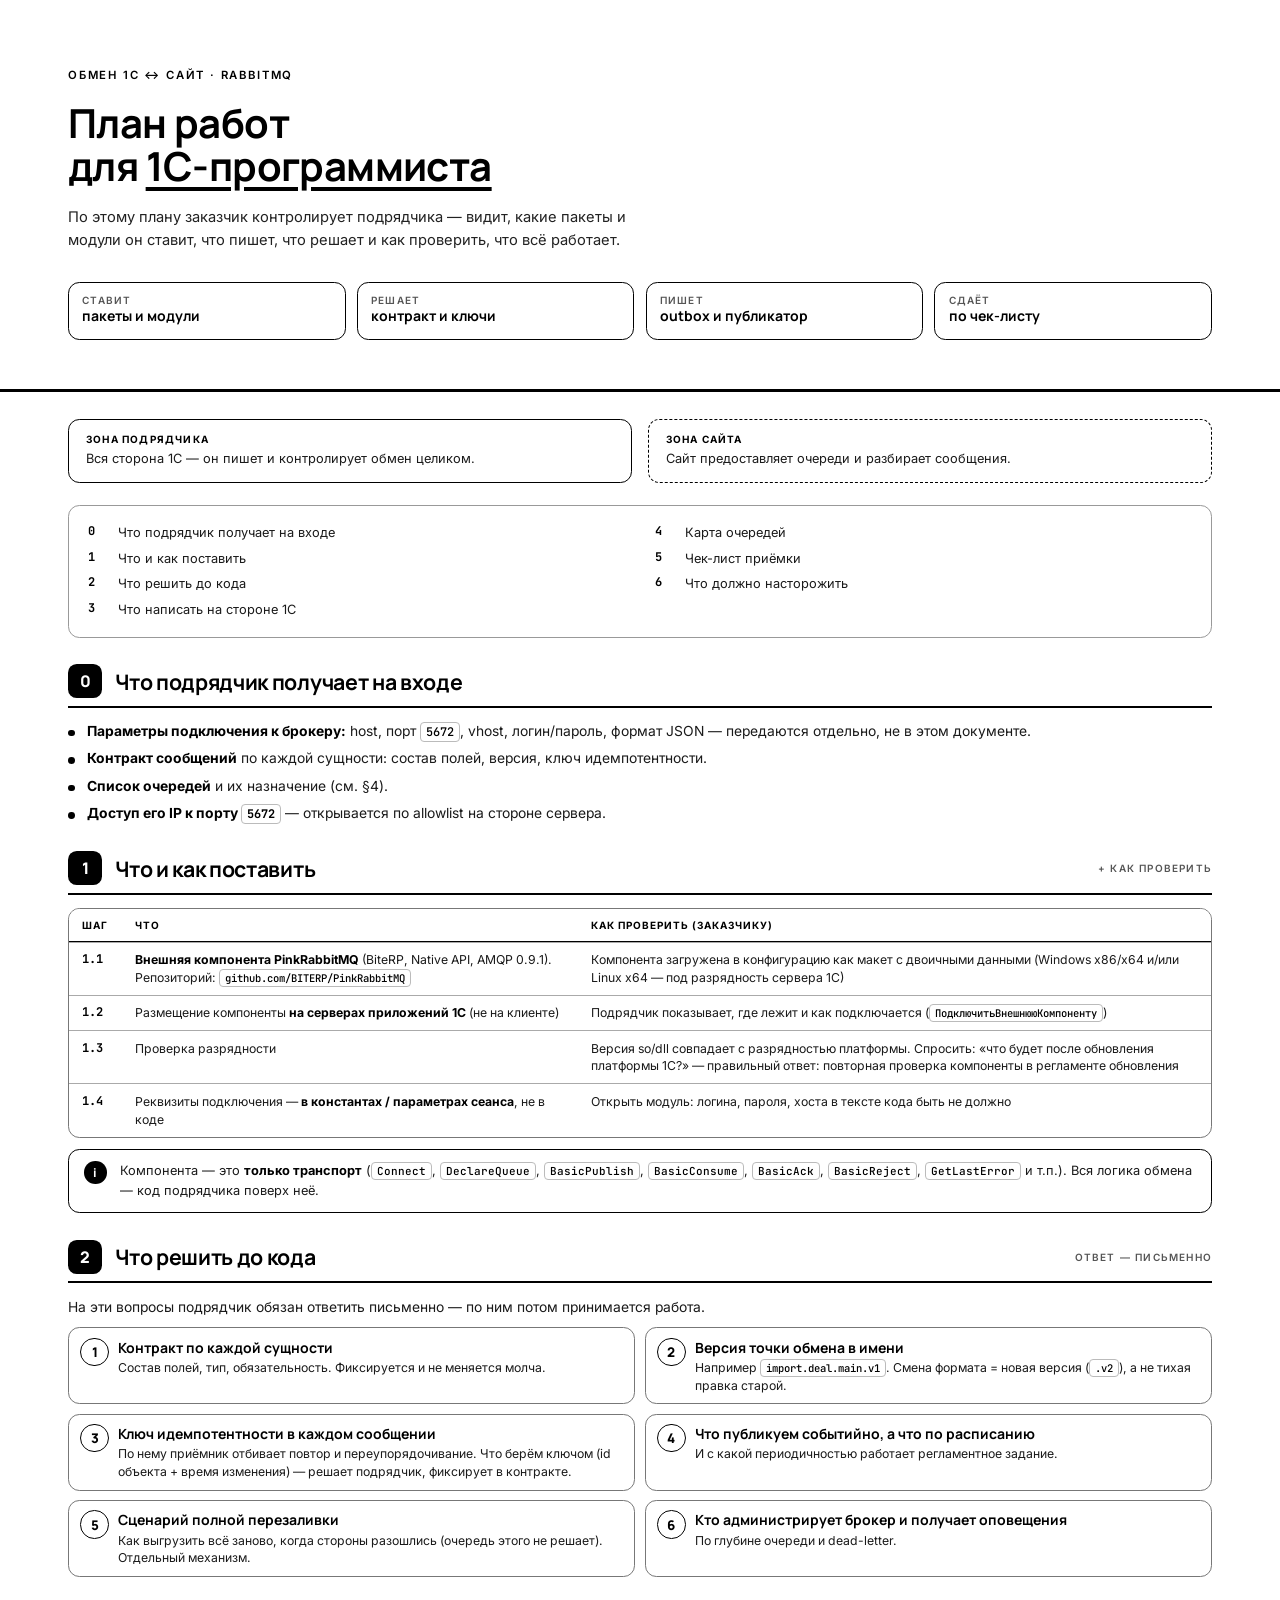
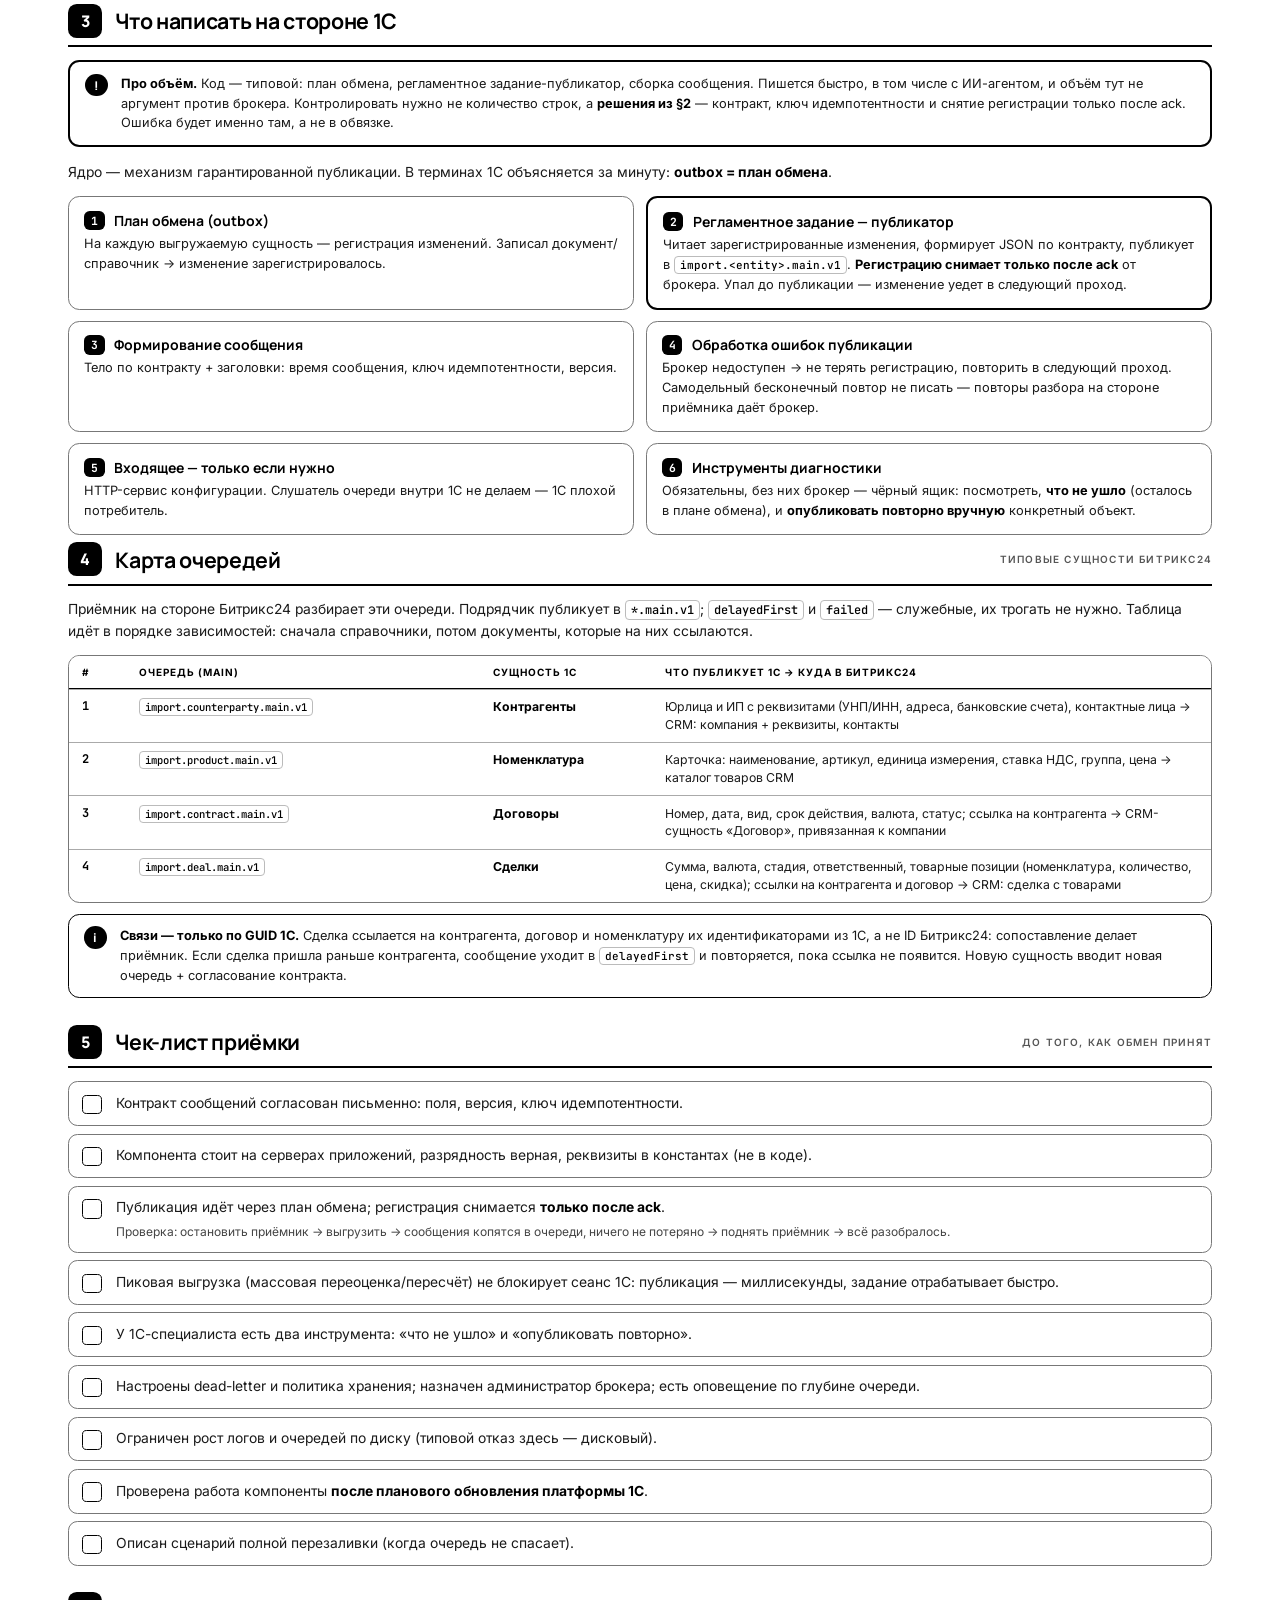
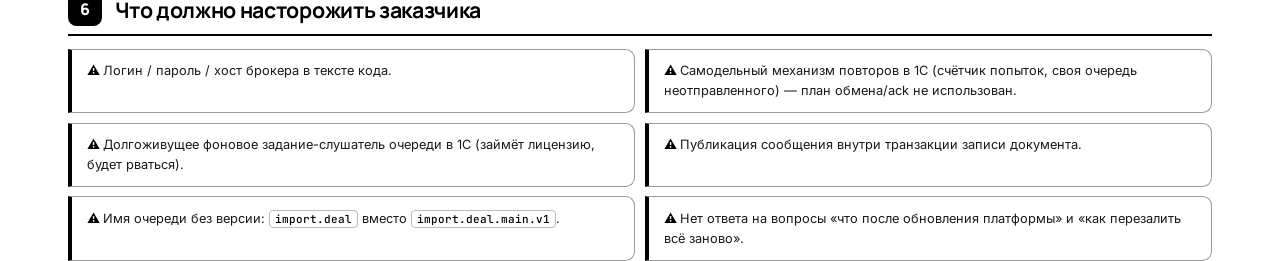
<file: print/plan.html>
<!doctype html>
<html lang="ru"><head><meta charset="utf-8"><title>План работ для 1С-программиста — обмен через RabbitMQ</title>
<link rel="stylesheet" href="fonts.css">
<style>
@page{size:A4;margin:16mm 0}
@page:first{margin-top:0}
:root{--ink:#0E1726;--ink2:#2B3547;--mute:#6B7486;--line:#E4E1DA;--soft:#F6F4EF;
--or:#F26B1D;--or-soft:#FDEEE3;--teal:#127C7A;--teal-soft:#E2F2F0;--yel-soft:#FCF4D6;--red:#C8402F;--red-soft:#FAE5E1}
*{box-sizing:border-box;margin:0;padding:0}
body{font-family:Inter,JB,sans-serif;color:var(--ink2);font-size:10.4pt;line-height:1.55;-webkit-font-smoothing:antialiased}
.wrap{padding:0 18mm}
h1,h2,h3{font-family:Manrope,Inter,JB,sans-serif;color:var(--ink);letter-spacing:-.015em}
code{font-family:JB,monospace;font-size:.86em;background:#EFEDE7;border-radius:4px;padding:1px 5px;color:var(--ink)}
b,strong{color:var(--ink);font-weight:650}

/* hero */
.hero{background:var(--ink);color:#fff;padding:20mm 18mm 13mm;position:relative;overflow:hidden}
.hero:after{content:"";position:absolute;right:-60mm;top:-70mm;width:150mm;height:150mm;border-radius:50%;background:radial-gradient(circle,rgba(242,107,29,.45),rgba(242,107,29,0) 65%)}
.hero .tag{font:600 8.5pt Inter;letter-spacing:.16em;text-transform:uppercase;color:#F7A774;position:relative}
.hero h1{color:#fff;font-size:30pt;line-height:1.08;margin-top:5mm;position:relative}
.hero h1 span{color:var(--or)}
.hero p{margin-top:5mm;color:#B7C0CE;font-size:11pt;max-width:150mm;position:relative}
.purpose{display:grid;grid-template-columns:repeat(4,1fr);gap:3mm;margin-top:8mm;position:relative}
.purpose div{border:1px solid rgba(255,255,255,.16);border-radius:3mm;padding:3mm 3.5mm;background:rgba(255,255,255,.04)}
.purpose small{display:block;font:600 7.5pt Inter;letter-spacing:.12em;text-transform:uppercase;color:#8E98AA}
.purpose b{color:#fff;font:700 10.5pt Manrope}

.resp{margin:7mm 0 0;display:flex;gap:4mm;align-items:stretch}
.resp div{flex:1;border-radius:3mm;padding:3.5mm 4.5mm;font-size:9.6pt}
.resp .a{background:var(--yel-soft);border:1px solid #EED889}
.resp .b{background:var(--teal-soft);border:1px solid #A9D8D3}
.resp small{display:block;font:700 7.5pt Inter;letter-spacing:.12em;text-transform:uppercase;margin-bottom:1mm}
.resp .a small{color:#8A6A00}.resp .b small{color:var(--teal)}

.toc{margin-top:6mm;display:grid;grid-template-columns:1fr 1fr;gap:1.5mm 8mm;padding:4.5mm 5mm;background:var(--soft);border-radius:3mm}
.toc div{display:flex;gap:3mm;font-size:9.6pt}
.toc i{font-style:normal;font:700 9pt JB;color:var(--or);width:5mm}

/* sections */
section{margin-top:7mm}
section.pb{margin-top:0;padding-top:2mm}

.pb>.sh{margin-top:0}
.sh{display:flex;align-items:center;gap:3.5mm;padding-bottom:2mm;border-bottom:2px solid var(--ink);margin-bottom:3.5mm;break-after:avoid}
.sh .n{flex:none;width:9mm;height:9mm;border-radius:2.3mm;background:var(--ink);color:#fff;display:grid;place-items:center;font:800 12pt Manrope}
.sh h2{font-size:16pt}
.sh .hint{margin-left:auto;font:600 7.5pt Inter;letter-spacing:.12em;text-transform:uppercase;color:var(--mute)}

ul.dots{list-style:none}
ul.dots li{position:relative;padding-left:5mm;margin:1.6mm 0}
ul.dots li:before{content:"";position:absolute;left:0;top:2.3mm;width:1.8mm;height:1.8mm;border-radius:50%;background:var(--or)}

table{width:100%;border-collapse:separate;border-spacing:0;border:1px solid var(--line);border-radius:3mm;overflow:hidden;font-size:9.2pt;line-height:1.45}
th{background:var(--soft);text-align:left;font:700 7.5pt Inter;letter-spacing:.1em;text-transform:uppercase;color:var(--mute);padding:2.6mm 3.5mm}
td{padding:2.2mm 3.5mm;border-top:1px solid var(--line);vertical-align:top}
tr{break-inside:avoid}
td.num{font:700 9pt JB;color:var(--or);white-space:nowrap;width:10mm}
td.q code{white-space:nowrap}

.callout{margin-top:3mm;border-radius:3mm;padding:3mm 4mm;display:flex;gap:3.5mm;font-size:9.6pt;break-inside:avoid}
.callout .ic{flex:none;width:6mm;height:6mm;border-radius:50%;display:grid;place-items:center;font:800 9pt Manrope;color:#fff}
.callout.info{background:var(--teal-soft)}.callout.info .ic{background:var(--teal)}
.callout.acc{background:var(--or-soft)}.callout.acc .ic{background:var(--or)}

.decide{counter-reset:d;display:grid;grid-template-columns:1fr 1fr;gap:2.5mm}
.decide .d{display:grid;grid-template-columns:8mm 1fr;gap:2mm;padding:2.4mm 3mm;border:1px solid var(--line);border-radius:3mm;break-inside:avoid}
.decide .d:before{counter-increment:d;content:counter(d);width:7mm;height:7mm;border-radius:50%;background:var(--or-soft);color:#B24A0D;display:grid;place-items:center;font:800 10pt Manrope}
.decide h4{font:700 10.5pt Manrope;color:var(--ink)}
.decide p{font-size:9.2pt;line-height:1.45;margin-top:.6mm}

.core{display:grid;grid-template-columns:1fr 1fr;gap:3mm}
.core .c{border:1px solid var(--line);border-radius:3mm;padding:3.5mm 4mm;break-inside:avoid}
.core .c.w{grid-column:1/-1}
.core .c h4{font:700 10.5pt Manrope;color:var(--ink);display:flex;gap:2.5mm;align-items:center}
.core .c h4 i{font-style:normal;font:700 8.5pt JB;color:#fff;background:var(--ink);border-radius:1.5mm;padding:.6mm 1.8mm}
.core .c p{font-size:9.6pt;margin-top:1mm}
.core .c.key{background:var(--yel-soft);border-color:#EED889}

.check{list-style:none;display:grid;gap:2mm}
.check li{display:grid;grid-template-columns:6.5mm 1fr;gap:2.5mm;padding:2.8mm 3.5mm;border:1px solid var(--line);border-radius:2.5mm;break-inside:avoid}
.check li:before{content:"";width:4.6mm;height:4.6mm;border:1.6px solid var(--ink);border-radius:1.2mm;margin-top:.5mm}
.check .sub{display:block;margin-top:1mm;font-size:9pt;color:var(--mute)}

.flags{display:grid;grid-template-columns:1fr 1fr;gap:2.5mm}
.flags div{background:var(--red-soft);border-left:3px solid var(--red);border-radius:0 2.5mm 2.5mm 0;padding:3mm 4mm;font-size:9.6pt;break-inside:avoid}
.flags div:before{content:"⚠ ";color:var(--red);font-weight:700}
.pb{break-before:page}
.end{margin:10mm 0 0;text-align:center;font:500 8.5pt Inter;color:var(--mute)}
</style>
<style>
/* ===== B/W print overrides ===== */
:root{--ink:#000;--ink2:#1a1a1a;--mute:#555;--line:#9a9a9a;--soft:#fff;
--or:#000;--or-soft:#fff;--teal:#000;--teal-soft:#fff;--yel-soft:#fff;--red:#000;--red-soft:#fff}
body{color:#1a1a1a}
code{background:#fff;border:1px solid #bbb}
.hero{background:#fff;color:#000;border-bottom:3px solid #000;padding-top:18mm}
.hero:after{display:none}
.hero .tag{color:#000}
.hero h1{color:#000}.hero h1 span{color:#000;text-decoration:underline;text-decoration-thickness:4px;text-underline-offset:6px}
.hero p{color:#222}
.purpose div{border:1.5px solid #000;background:#fff}
.purpose small{color:#555}.purpose b{color:#000}
.resp .a{background:#fff;border:1.5px solid #000}
.resp .b{background:#fff;border:1.5px dashed #000}
.resp .a small,.resp .b small{color:#000}
.toc{background:#fff;border:1px solid #999}
.toc i{color:#000}
.sh .n{background:#000;color:#fff}
ul.dots li:before{background:#000}
th{background:#fff;color:#000;border-bottom:1.5px solid #000}
td{border-top:1px solid #aaa}
td.num{color:#000}
table{border:1.2px solid #777}
.callout{background:#fff!important;border:1.5px solid #000}
.callout.acc{border-width:2.5px}
.callout .ic{background:#000!important;color:#fff}
.decide .d{border:1.2px solid #777}
.decide .d:before{background:#fff;color:#000;border:1.5px solid #000}
.core .c{border:1.2px solid #777}
.core .c.key{background:#fff;border:2.5px solid #000}
.check li{border:1.2px solid #777}
.check .sub{color:#444}
.flags div{background:#fff;border:1px solid #999;border-left:4px solid #000}
.flags div:before{color:#000}
</style>
</head><body>

<div class="hero">
  <div class="tag">Обмен 1С ↔ сайт · RabbitMQ</div>
  <h1>План работ<br>для <span>1С-программиста</span></h1>
  <p>По этому плану заказчик контролирует подрядчика — видит, какие пакеты и модули он ставит, что пишет, что решает и как проверить, что всё работает.</p>
  <div class="purpose">
    <div><small>Ставит</small><b>пакеты и модули</b></div>
    <div><small>Решает</small><b>контракт и ключи</b></div>
    <div><small>Пишет</small><b>outbox и публикатор</b></div>
    <div><small>Сдаёт</small><b>по чек-листу</b></div>
  </div>
</div>

<div class="wrap">
  <div class="resp">
    <div class="a"><small>Зона подрядчика</small>Вся сторона 1С — он пишет и контролирует обмен целиком.</div>
    <div class="b"><small>Зона сайта</small>Сайт предоставляет очереди и разбирает сообщения.</div>
  </div>

  <div class="toc">
    <div><i>0</i>Что подрядчик получает на входе</div>
    <div><i>4</i>Карта очередей</div>
    <div><i>1</i>Что и как поставить</div>
    <div><i>5</i>Чек-лист приёмки</div>
    <div><i>2</i>Что решить до кода</div>
    <div><i>6</i>Что должно насторожить</div>
    <div><i>3</i>Что написать на стороне 1С</div>
    <div></div>
  </div>

  <!-- 0 -->
  <section>
    <div class="sh"><span class="n">0</span><h2>Что подрядчик получает на входе</h2></div>
    <ul class="dots">
      <li><b>Параметры подключения к брокеру:</b> host, порт <code>5672</code>, vhost, логин/пароль, формат JSON — передаются отдельно, не в этом документе.</li>
      <li><b>Контракт сообщений</b> по каждой сущности: состав полей, версия, ключ идемпотентности.</li>
      <li><b>Список очередей</b> и их назначение (см. §4).</li>
      <li><b>Доступ его IP к порту <code>5672</code></b> — открывается по allowlist на стороне сервера.</li>
    </ul>
  </section>

  <!-- 1 -->
  <section>
    <div class="sh"><span class="n">1</span><h2>Что и как поставить</h2><span class="hint">+ как проверить</span></div>
    <table><thead>
      <tr><th>Шаг</th><th style="width:40%">Что</th><th>Как проверить (заказчику)</th></tr></thead><tbody>
      <tr><td class="num">1.1</td><td><b>Внешняя компонента PinkRabbitMQ</b> (BiteRP, Native API, AMQP 0.9.1).<br>Репозиторий: <code>github.com/BITERP/PinkRabbitMQ</code></td><td>Компонента загружена в конфигурацию как макет с двоичными данными (Windows x86/x64 и/или Linux x64 — под разрядность сервера 1С)</td></tr>
      <tr><td class="num">1.2</td><td>Размещение компоненты <b>на серверах приложений 1С</b> (не на клиенте)</td><td>Подрядчик показывает, где лежит и как подключается (<code>ПодключитьВнешнююКомпоненту</code>)</td></tr>
      <tr><td class="num">1.3</td><td>Проверка разрядности</td><td>Версия so/dll совпадает с разрядностью платформы. Спросить: «что будет после обновления платформы 1С?» — правильный ответ: повторная проверка компоненты в регламенте обновления</td></tr>
      <tr><td class="num">1.4</td><td>Реквизиты подключения — <b>в константах / параметрах сеанса</b>, не в коде</td><td>Открыть модуль: логина, пароля, хоста в тексте кода быть не должно</td></tr>
    </tbody></table>
    <div class="callout info"><span class="ic">i</span><div>Компонента — это <b>только транспорт</b> (<code>Connect</code>, <code>DeclareQueue</code>, <code>BasicPublish</code>, <code>BasicConsume</code>, <code>BasicAck</code>, <code>BasicReject</code>, <code>GetLastError</code> и т.п.). Вся логика обмена — код подрядчика поверх неё.</div></div>
  </section>

  <!-- 2 -->
  <section>
    <div class="sh"><span class="n">2</span><h2>Что решить до кода</h2><span class="hint">ответ — письменно</span></div>
    <p style="margin-bottom:2.5mm">На эти вопросы подрядчик обязан ответить письменно — по ним потом принимается работа.</p>
    <div class="decide">
      <div class="d"><div><h4>Контракт по каждой сущности</h4><p>Состав полей, тип, обязательность. Фиксируется и не меняется молча.</p></div></div>
      <div class="d"><div><h4>Версия точки обмена в имени</h4><p>Например <code>import.deal.main.v1</code>. Смена формата = новая версия (<code>.v2</code>), а не тихая правка старой.</p></div></div>
      <div class="d"><div><h4>Ключ идемпотентности в каждом сообщении</h4><p>По нему приёмник отбивает повтор и переупорядочивание. Что берём ключом (id объекта + время изменения) — решает подрядчик, фиксирует в контракте.</p></div></div>
      <div class="d"><div><h4>Что публикуем событийно, а что по расписанию</h4><p>И с какой периодичностью работает регламентное задание.</p></div></div>
      <div class="d"><div><h4>Сценарий полной перезаливки</h4><p>Как выгрузить всё заново, когда стороны разошлись (очередь этого не решает). Отдельный механизм.</p></div></div>
      <div class="d"><div><h4>Кто администрирует брокер и получает оповещения</h4><p>По глубине очереди и dead-letter.</p></div></div>
    </div>
  </section>

  <!-- 3 -->
  <section>
    <div class="sh"><span class="n">3</span><h2>Что написать на стороне 1С</h2></div>
    <div class="callout acc" style="margin:0 0 4mm"><span class="ic">!</span><div><b>Про объём.</b> Код — типовой: план обмена, регламентное задание-публикатор, сборка сообщения. Пишется быстро, в том числе с ИИ-агентом, и объём тут не аргумент против брокера. Контролировать нужно не количество строк, а <b>решения из §2</b> — контракт, ключ идемпотентности и снятие регистрации только после ack. Ошибка будет именно там, а не в обвязке.</div></div>
    <p style="margin-bottom:3.5mm">Ядро — механизм гарантированной публикации. В терминах 1С объясняется за минуту: <b>outbox = план обмена</b>.</p>
    <div class="core">
      <div class="c"><h4><i>1</i>План обмена (outbox)</h4><p>На каждую выгружаемую сущность — регистрация изменений. Записал документ/справочник → изменение зарегистрировалось.</p></div>
      <div class="c key"><h4><i>2</i>Регламентное задание — публикатор</h4><p>Читает зарегистрированные изменения, формирует JSON по контракту, публикует в <code>import.&lt;entity&gt;.main.v1</code>. <b>Регистрацию снимает только после ack</b> от брокера. Упал до публикации — изменение уедет в следующий проход.</p></div>
      <div class="c"><h4><i>3</i>Формирование сообщения</h4><p>Тело по контракту + заголовки: время сообщения, ключ идемпотентности, версия.</p></div>
      <div class="c"><h4><i>4</i>Обработка ошибок публикации</h4><p>Брокер недоступен → не терять регистрацию, повторить в следующий проход. Самодельный бесконечный повтор не писать — повторы разбора на стороне приёмника даёт брокер.</p></div>
      <div class="c"><h4><i>5</i>Входящее — только если нужно</h4><p>HTTP-сервис конфигурации. Слушатель очереди внутри 1С не делаем — 1С плохой потребитель.</p></div>
      <div class="c"><h4><i>6</i>Инструменты диагностики</h4><p>Обязательны, без них брокер — чёрный ящик: посмотреть, <b>что не ушло</b> (осталось в плане обмена), и <b>опубликовать повторно вручную</b> конкретный объект.</p></div>
    </div>
  </section>

  <!-- 4 -->
  <section class="pb">
    <div class="sh"><span class="n">4</span><h2>Карта очередей</h2><span class="hint">типовые сущности Битрикс24</span></div>
    <p style="margin-bottom:3.5mm">Приёмник на стороне Битрикс24 разбирает эти очереди. Подрядчик публикует в <code>*.main.v1</code>; <code>delayedFirst</code> и <code>failed</code> — служебные, их трогать не нужно. Таблица идёт в порядке зависимостей: сначала справочники, потом документы, которые на них ссылаются.</p>
    <table><thead>
      <tr><th style="width:5%">#</th><th style="width:31%">Очередь (main)</th><th style="width:15%">Сущность 1С</th><th>Что публикует 1С → куда в Битрикс24</th></tr></thead><tbody>
      <tr><td class="num">1</td><td class="q"><code>import.counterparty.main.v1</code></td><td><b>Контрагенты</b></td><td>Юрлица и ИП с реквизитами (УНП/ИНН, адреса, банковские счета), контактные лица → CRM: компания + реквизиты, контакты</td></tr>
      <tr><td class="num">2</td><td class="q"><code>import.product.main.v1</code></td><td><b>Номенклатура</b></td><td>Карточка: наименование, артикул, единица измерения, ставка НДС, группа, цена → каталог товаров CRM</td></tr>
      <tr><td class="num">3</td><td class="q"><code>import.contract.main.v1</code></td><td><b>Договоры</b></td><td>Номер, дата, вид, срок действия, валюта, статус; ссылка на контрагента → CRM-сущность «Договор», привязанная к компании</td></tr>
      <tr><td class="num">4</td><td class="q"><code>import.deal.main.v1</code></td><td><b>Сделки</b></td><td>Сумма, валюта, стадия, ответственный, товарные позиции (номенклатура, количество, цена, скидка); ссылки на контрагента и договор → CRM: сделка с товарами</td></tr>
    </tbody></table>
    <div class="callout info"><span class="ic">i</span><div><b>Связи — только по GUID 1С.</b> Сделка ссылается на контрагента, договор и номенклатуру их идентификаторами из 1С, а не ID Битрикс24: сопоставление делает приёмник. Если сделка пришла раньше контрагента, сообщение уходит в <code>delayedFirst</code> и повторяется, пока ссылка не появится. Новую сущность вводит новая очередь + согласование контракта.</div></div>
  </section>

  <!-- 5 -->
  <section>
    <div class="sh"><span class="n">5</span><h2>Чек-лист приёмки</h2><span class="hint">до того, как обмен принят</span></div>
    <ul class="check">
      <li><span>Контракт сообщений согласован письменно: поля, версия, ключ идемпотентности.</span></li>
      <li><span>Компонента стоит на серверах приложений, разрядность верная, реквизиты в константах (не в коде).</span></li>
      <li><span>Публикация идёт через план обмена; регистрация снимается <b>только после ack</b>.<span class="sub">Проверка: остановить приёмник → выгрузить → сообщения копятся в очереди, ничего не потеряно → поднять приёмник → всё разобралось.</span></span></li>
      <li><span>Пиковая выгрузка (массовая переоценка/пересчёт) не блокирует сеанс 1С: публикация — миллисекунды, задание отрабатывает быстро.</span></li>
      <li><span>У 1С-специалиста есть два инструмента: «что не ушло» и «опубликовать повторно».</span></li>
      <li><span>Настроены dead-letter и политика хранения; назначен администратор брокера; есть оповещение по глубине очереди.</span></li>
      <li><span>Ограничен рост логов и очередей по диску (типовой отказ здесь — дисковый).</span></li>
      <li><span>Проверена работа компоненты <b>после планового обновления платформы 1С</b>.</span></li>
      <li><span>Описан сценарий полной перезаливки (когда очередь не спасает).</span></li>
    </ul>
  </section>

  <!-- 6 -->
  <section>
    <div class="sh"><span class="n">6</span><h2>Что должно насторожить заказчика</h2></div>
    <div class="flags">
      <div>Логин / пароль / хост брокера в тексте кода.</div>
      <div>Самодельный механизм повторов в 1С (счётчик попыток, своя очередь неотправленного) — план обмена/ack не использован.</div>
      <div>Долгоживущее фоновое задание-слушатель очереди в 1С (займёт лицензию, будет рваться).</div>
      <div>Публикация сообщения внутри транзакции записи документа.</div>
      <div>Имя очереди без версии: <code>import.deal</code> вместо <code>import.deal.main.v1</code>.</div>
      <div>Нет ответа на вопросы «что после обновления платформы» и «как перезалить всё заново».</div>
    </div>
  </section>
</div>
</body></html>
</file>
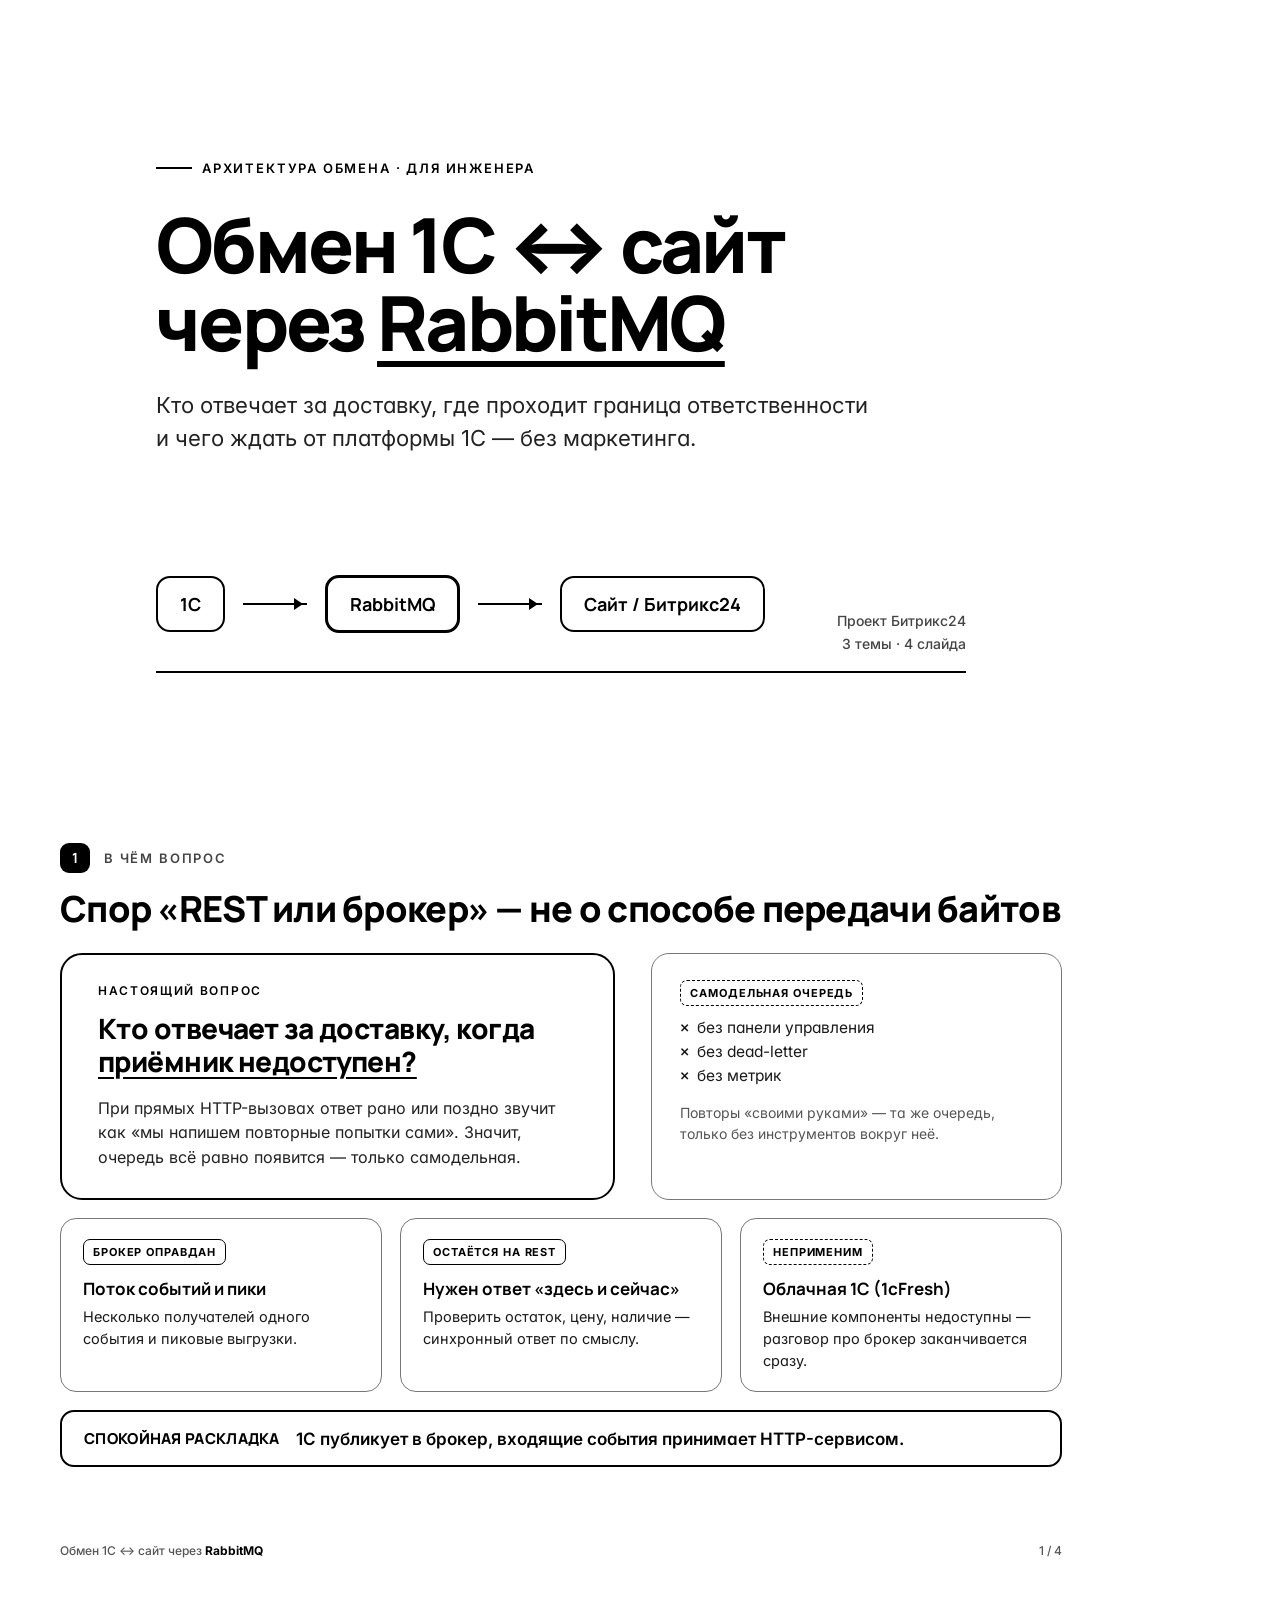
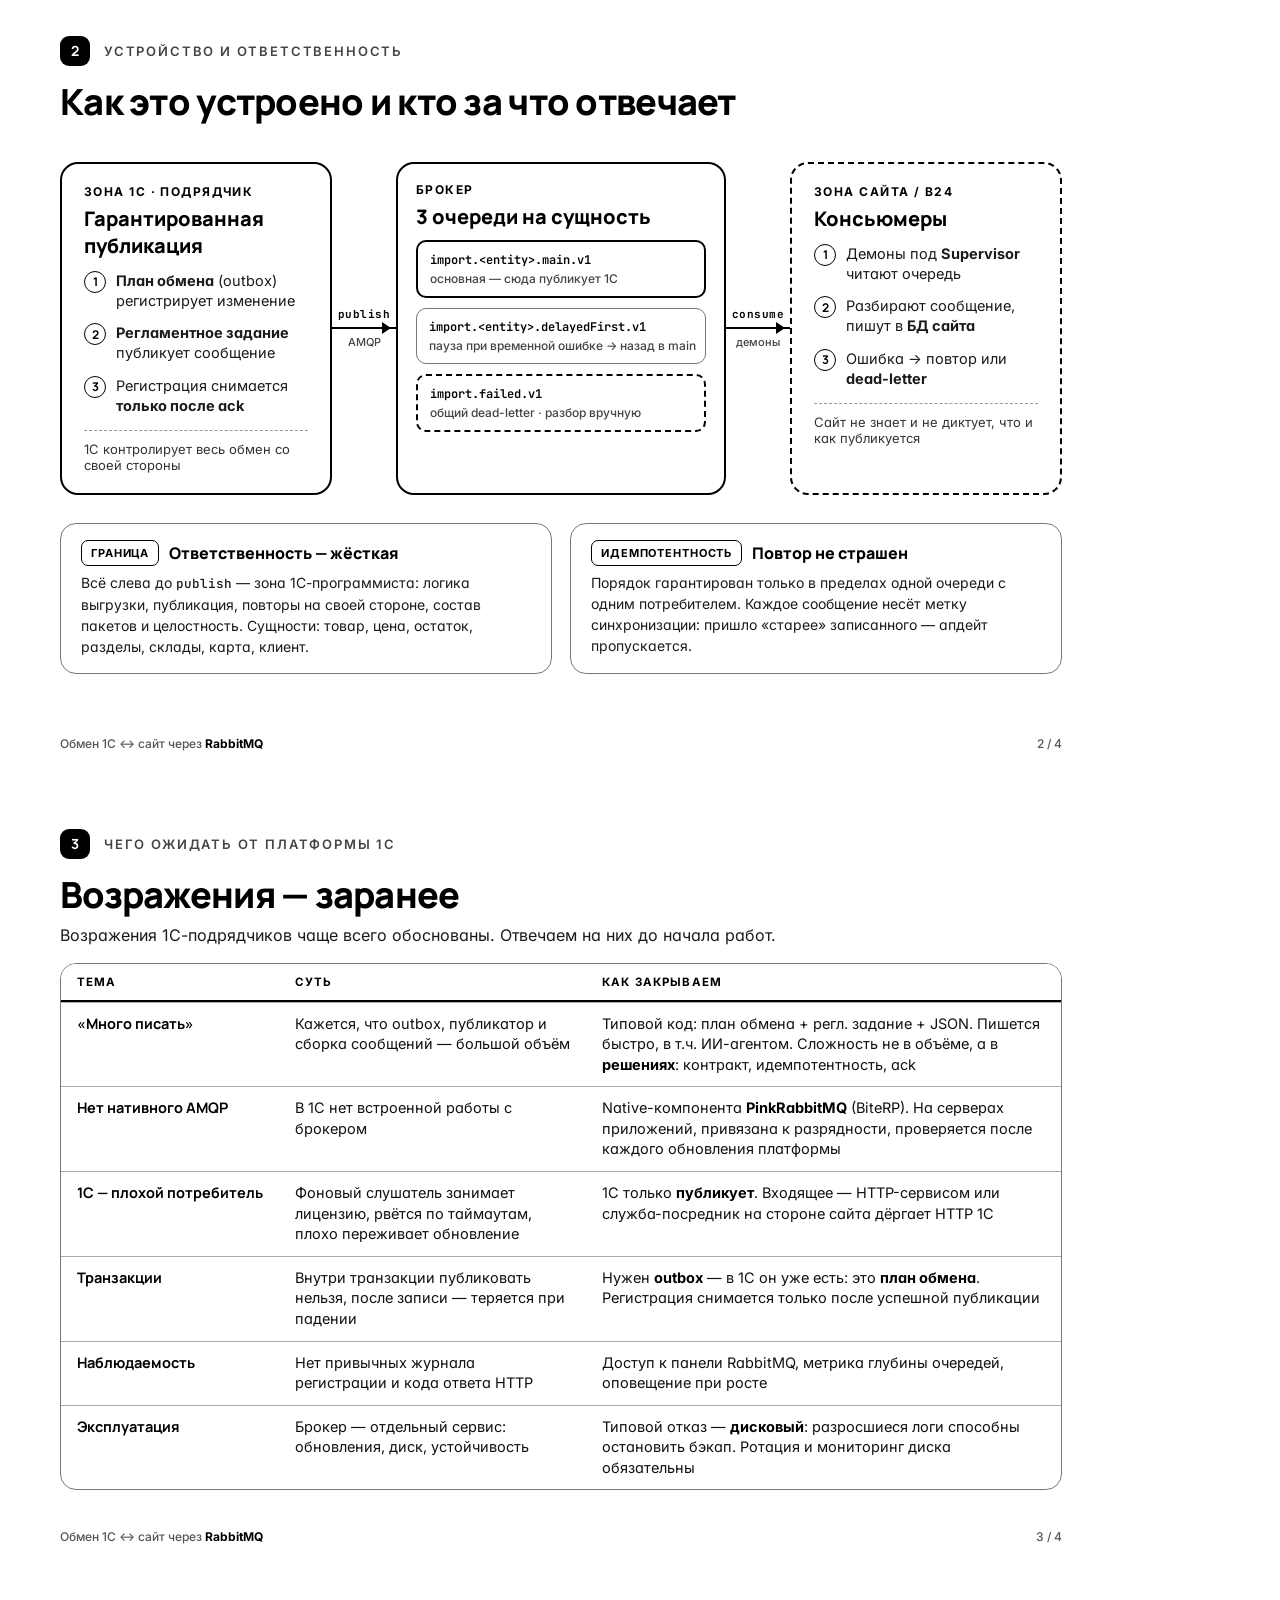
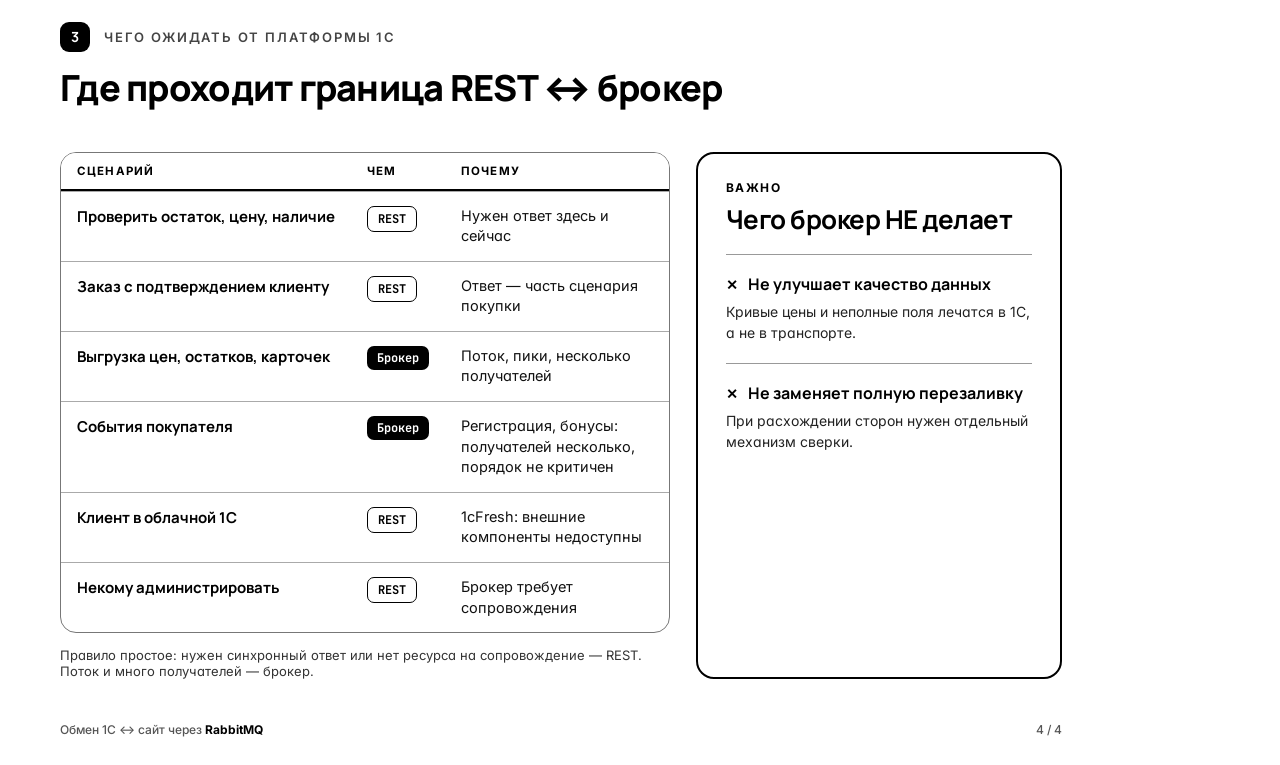
<file: print/presentation.html>
<!doctype html>
<html lang="ru"><head><meta charset="utf-8"><title>Обмен 1С ↔ сайт через RabbitMQ — презентация</title>
<link rel="stylesheet" href="fonts.css">
<style>
:root{
  --ink:#0E1726; --ink2:#2B3547; --mute:#6B7486; --line:#E3E0D8;
  --paper:#FAF8F3; --card:#FFFFFF;
  --or:#F26B1D; --or-soft:#FDEBDD; --teal:#127C7A; --teal-soft:#DDF0EE;
  --yel:#F2B705; --yel-soft:#FCF3D2; --red:#C8402F; --red-soft:#F8E1DD;
}
*{box-sizing:border-box;margin:0;padding:0}
html,body{background:#fff}
body{font-family:Inter,JB,sans-serif;color:var(--ink);-webkit-font-smoothing:antialiased;font-feature-settings:"cv11","ss01"}
.slide{width:1280px;height:720px;position:relative;overflow:hidden;page-break-after:always;background:var(--paper);padding:46px 72px}
.slide:last-child{page-break-after:auto}
h1,h2,h3{font-family:Manrope,Inter,JB,sans-serif;letter-spacing:-.02em}
code,.mono{font-family:JB,monospace;font-size:.9em}
.kicker{display:flex;align-items:center;gap:14px;font:600 13px/1 Inter;letter-spacing:.14em;text-transform:uppercase;color:var(--mute)}
.kicker .n{display:inline-grid;place-items:center;width:30px;height:30px;border-radius:9px;background:var(--ink);color:#fff;font:700 14px/1 Manrope;letter-spacing:0}
.title{font-size:40px;font-weight:800;line-height:1.1;margin:16px 0 0}
.foot{position:absolute;left:72px;right:72px;bottom:20px;display:flex;justify-content:space-between;font:500 12px Inter;color:#9AA1AE}
.foot b{color:var(--or);font-weight:700}

/* ---------- cover ---------- */
.cover{background:var(--ink);color:#fff;padding:0}
.cover .glow{position:absolute;right:-180px;top:-160px;width:720px;height:720px;border-radius:50%;background:radial-gradient(circle,rgba(242,107,29,.42),rgba(242,107,29,0) 65%)}
.cover .glow2{position:absolute;left:-200px;bottom:-260px;width:640px;height:640px;border-radius:50%;background:radial-gradient(circle,rgba(18,124,122,.35),rgba(18,124,122,0) 65%)}
.cover .inner{position:relative;padding:88px 96px;height:100%;display:flex;flex-direction:column}
.cover .tag{display:inline-flex;gap:10px;align-items:center;font:600 13px Inter;letter-spacing:.14em;text-transform:uppercase;color:#F7A774}
.cover .tag i{width:36px;height:2px;background:var(--or);display:block}
.cover h1{font-size:76px;font-weight:800;line-height:1.02;margin-top:30px;letter-spacing:-.035em}
.cover h1 span{color:var(--or)}
.cover p.lead{margin-top:28px;font-size:22px;line-height:1.5;color:#B9C1CF;max-width:720px}
.cover .flow{margin-top:auto;display:flex;align-items:center;gap:18px}
.pill{padding:14px 22px;border-radius:14px;font:700 18px Manrope;border:1.5px solid rgba(255,255,255,.18);background:rgba(255,255,255,.04)}
.pill.o{border-color:var(--or);color:#FFB286}
.arrow{width:64px;height:2px;background:linear-gradient(90deg,rgba(255,255,255,.2),var(--or));position:relative}
.arrow:after{content:"";position:absolute;right:-2px;top:-5px;border:6px solid transparent;border-left:9px solid var(--or)}
.cover .meta{position:absolute;right:96px;bottom:88px;text-align:right;font:500 14px/1.6 Inter;color:#8791A3}

/* ---------- slide 1 ---------- */
.big-q{margin-top:26px;display:grid;grid-template-columns:1.15fr .85fr;gap:36px}
.quote{background:var(--ink);color:#fff;border-radius:22px;padding:28px 36px;position:relative}
.quote .lbl{font:600 12px Inter;letter-spacing:.14em;text-transform:uppercase;color:#F7A774}
.quote .q{font:800 34px/1.18 Manrope;margin-top:14px;letter-spacing:-.02em}
.quote .q em{font-style:normal;color:var(--or)}
.quote .sub{margin-top:18px;color:#AEB7C6;font-size:16px;line-height:1.55}
.warn{border-radius:18px;background:var(--card);border:1px solid var(--line);padding:26px 28px}
.warn h3{font-size:18px;display:flex;gap:10px;align-items:center}
.warn p{margin-top:10px;color:var(--ink2);font-size:15.5px;line-height:1.55}
.chip{display:inline-block;font:700 11px Inter;letter-spacing:.08em;text-transform:uppercase;padding:5px 9px;border-radius:7px}
.chip.o{background:var(--or-soft);color:#B24A0D}.chip.t{background:var(--teal-soft);color:var(--teal)}.chip.r{background:var(--red-soft);color:var(--red)}.chip.y{background:var(--yel-soft);color:#8A6A00}
.tri{margin-top:20px;display:grid;grid-template-columns:repeat(3,1fr);gap:18px}
.tri .c{background:var(--card);border:1px solid var(--line);border-radius:16px;padding:20px 22px}
.tri .c h4{font:700 17px Manrope;margin-top:12px}
.tri .c p{font-size:14.5px;color:var(--ink2);line-height:1.5;margin-top:6px}
.bottomline{margin-top:18px;display:flex;align-items:center;gap:16px;padding:16px 22px;border-radius:14px;background:var(--or-soft);border:1px solid #F7C9A8}
.bottomline b{font:800 15px Manrope;color:#B24A0D;letter-spacing:.02em;text-transform:uppercase;white-space:nowrap}
.bottomline span{font-size:17px;font-weight:600}

/* ---------- slide 2 ---------- */
.arch{margin-top:26px;display:grid;grid-template-columns:1fr 64px 330px 64px 1fr;align-items:stretch}
.zone{border-radius:18px;padding:20px 22px;position:relative}
.zone .zl{font:700 12px Inter;letter-spacing:.12em;text-transform:uppercase}
.zone h4{font:800 20px Manrope;margin-top:6px}
.z1{background:var(--yel-soft);border:1.5px solid #EED889}
.z1 .zl{color:#8A6A00}
.z3{background:var(--teal-soft);border:1.5px solid #A9D8D3}
.z3 .zl{color:var(--teal)}
.step{display:flex;gap:10px;margin-top:12px;font-size:14.5px;line-height:1.4;color:var(--ink2)}
.step i{flex:none;width:22px;height:22px;border-radius:50%;background:#fff;display:grid;place-items:center;font:700 12px Manrope;font-style:normal;color:var(--ink)}
.zone .note{margin-top:14px;font-size:13px;color:#6E5A12;border-top:1px dashed #E3CC76;padding-top:10px}
.z3 .note{color:#23605C;border-top-color:#9FCDC8}
.broker{background:var(--ink);color:#fff;border-radius:18px;padding:18px 18px}
.broker .zl{font:700 12px Inter;letter-spacing:.12em;text-transform:uppercase;color:#F7A774}
.broker h4{font:800 20px Manrope;margin-top:6px}
.qu{margin-top:10px;border-radius:10px;padding:10px 12px;font:600 12px JB;white-space:nowrap;background:rgba(255,255,255,.06);border:1px solid rgba(255,255,255,.12)}
.qu small{display:block;font:500 12px Inter;color:#9AA3B2;margin-top:3px}
.qu.m{border-color:var(--or);background:rgba(242,107,29,.14)}
.qu.f{border-color:#E0705F;background:rgba(200,64,47,.16)}
.conn{display:flex;flex-direction:column;align-items:center;justify-content:center;gap:6px}
.conn .lab{font:700 11px JB;color:var(--or);letter-spacing:.04em}
.conn .ln{width:100%;height:2px;background:var(--or);position:relative}
.conn .ln:after{content:"";position:absolute;right:-1px;top:-5px;border:6px solid transparent;border-left:9px solid var(--or)}
.conn .proto{font:500 11px Inter;color:var(--mute)}
.s2-bottom{margin-top:18px;display:grid;grid-template-columns:1fr 1fr;gap:18px}
.info{background:var(--card);border:1px solid var(--line);border-radius:16px;padding:16px 20px}
.info h4{font:800 16px Manrope;display:flex;gap:10px;align-items:center}
.info p{margin-top:6px;font-size:14px;line-height:1.5;color:var(--ink2)}

/* ---------- tables ---------- */
table{width:100%;border-collapse:separate;border-spacing:0;background:var(--card);border:1px solid var(--line);border-radius:16px;overflow:hidden}
th{text-align:left;font:700 11.5px Inter;letter-spacing:.1em;text-transform:uppercase;color:var(--mute);background:#F2EFE8;padding:11px 16px}
td{padding:10px 16px;font-size:13.8px;line-height:1.42;color:var(--ink2);border-top:1px solid var(--line);vertical-align:top}
td:first-child{font:700 14.5px Manrope;color:var(--ink);white-space:nowrap}
td b{color:var(--ink)}
.obj td:nth-child(2){width:31%}
.obj td:nth-child(3){width:48%}
.obj td:first-child{width:21%}

.split{margin-top:34px;display:grid;grid-template-columns:1.25fr .75fr;gap:26px}
.route td:nth-child(2){white-space:nowrap}.route td{padding:15px 16px;font-size:14.5px}.route td:first-child{font-size:15px}
.tag-rest{display:inline-block;font:700 12px JB;padding:4px 10px;border-radius:7px;background:#E7EAF0;color:var(--ink2)}
.tag-mq{display:inline-block;font:700 12px JB;padding:4px 10px;border-radius:7px;background:var(--or);color:#fff}
.not{background:var(--ink);color:#fff;border-radius:18px;padding:26px 28px;display:flex;flex-direction:column}
.not .zl{font:700 12px Inter;letter-spacing:.12em;text-transform:uppercase;color:#F7A774}
.not h3{font-size:26px;margin-top:10px;line-height:1.15}
.not .it{margin-top:20px;padding-top:18px;border-top:1px solid rgba(255,255,255,.14)}
.not .it h4{font:700 16px Manrope;display:flex;gap:10px;align-items:center}
.not .it h4:before{content:"✕";color:var(--or);font-size:14px}
.not .it p{margin-top:6px;color:#B3BCCB;font-size:14px;line-height:1.5}
.legend{margin-top:14px;font-size:13px;color:var(--mute)}
</style>
<style>
/* ===== B/W print overrides, A4 landscape ===== */
/* The only @page rule: render.py uses the CSS page size. */
@page{size:297mm 210mm;margin:0}
:root{--ink:#000;--ink2:#1a1a1a;--mute:#555;--line:#9a9a9a;--paper:#fff;--card:#fff;
--or:#000;--or-soft:#fff;--teal:#000;--teal-soft:#fff;--yel:#000;--yel-soft:#fff;--red:#000;--red-soft:#fff}
html,body{background:#fff}
.slide{width:1122px;height:793px;background:#fff;padding:50px 60px}
.foot{left:60px;right:60px}
.foot{color:#555;bottom:28px}.foot b{color:#000}
.title{color:#000}.kicker .n{background:#000;color:#fff}
.kicker{color:#444}
/* cover */
.cover{background:#fff;color:#000}
.cover .glow,.cover .glow2{display:none}
.cover .inner{padding:110px 96px}
.cover .tag{color:#000}.cover .tag i{background:#000}
.cover h1{color:#000}.cover h1 span{color:#000;text-decoration:underline;text-decoration-thickness:6px;text-underline-offset:10px}
.cover p.lead{color:#222}
.pill{border:2px solid #000;background:#fff;color:#000}.pill.o{border-width:3px;color:#000;background:#fff}
.arrow{background:#000}.arrow:after{border-left-color:#000}
.cover .meta{color:#444}
.cover .rule{position:absolute;left:96px;right:96px;bottom:70px;border-top:2px solid #000}
/* dark blocks -> outlined */
.quote,.broker,.not{background:#fff;color:#000;border:2.5px solid #000}
.quote .lbl,.broker .zl,.not .zl{color:#000}
.quote .q em{color:#000;text-decoration:underline;text-underline-offset:5px}
.quote .sub,.not .it p{color:#222}
.not .it{border-top:1px solid #999}.not .it h4:before{color:#000}
.warn,.tri .c,.info,table{border:1.5px solid #777}
.chip{background:#fff!important;color:#000!important;border:1.5px solid #000}
.chip.r{border-style:dashed}
.bottomline{background:#fff;border:2.5px solid #000}.bottomline b{color:#000}
/* zones */
.z1{background:#fff;border:2px solid #000}.z3{background:#fff;border:2px dashed #000}
.z1 .zl,.z3 .zl{color:#000}
.zone .note,.z3 .note{color:#333;border-top-color:#999}
.step i{border:1.5px solid #000}
.qu{background:#fff;border:1.5px solid #777;color:#000}.qu small{color:#444}
.qu.m{border:2.5px solid #000;background:#fff}.qu.f{border:2px dashed #000;background:#fff}
.conn .lab{color:#000}.conn .ln{background:#000}.conn .ln:after{border-left-color:#000}.conn .proto{color:#444}
/* tables */
th{background:#fff;color:#000;border-bottom:2px solid #000}
td{border-top:1px solid #aaa;color:#111}
.tag-rest{background:#fff;color:#000;border:1.5px solid #000}
.tag-mq{background:#000;color:#fff}
.legend{color:#333}
.big-q{margin-top:24px}.tri{margin-top:18px}.bottomline{margin-top:18px}
.title{font-size:36px}
.quote .q{font-size:28px}
.arch{margin-top:40px}.s2-bottom{margin-top:28px}
td{padding:11px 16px;font-size:14.5px}
.route td{padding:14px 16px}
.split{margin-top:44px}
</style>
</head><body>

<!-- ============ COVER ============ -->
<section class="slide cover">
  <div class="glow"></div><div class="glow2"></div>
  <div class="inner">
    <div class="tag"><i></i>Архитектура обмена · для инженера</div>
    <h1>Обмен 1С ↔ сайт<br>через <span>RabbitMQ</span></h1>
    <p class="lead">Кто отвечает за доставку, где проходит граница ответственности и чего ждать от платформы 1С — без маркетинга.</p>
    <div class="flow">
      <div class="pill">1С</div><div class="arrow"></div>
      <div class="pill o">RabbitMQ</div><div class="arrow"></div>
      <div class="pill">Сайт / Битрикс24</div>
    </div>
    <div class="rule"></div><div class="meta">Проект Битрикс24<br>3 темы · 4 слайда</div>
  </div>
</section>

<!-- ============ SLIDE 1 ============ -->
<section class="slide">
  <div class="kicker"><span class="n">1</span>В чём вопрос</div>
  <h2 class="title">Спор «REST или брокер» — не о способе передачи байтов</h2>

  <div class="big-q">
    <div class="quote">
      <div class="lbl">Настоящий вопрос</div>
      <div class="q">Кто отвечает за доставку, когда <em>приёмник недоступен?</em></div>
      <div class="sub">При прямых HTTP-вызовах ответ рано или поздно звучит как «мы напишем повторные попытки сами». Значит, очередь всё равно появится — только самодельная.</div>
    </div>
    <div class="warn">
      <h3><span class="chip r">Самодельная очередь</span></h3>
      <p>✕&nbsp; без панели управления<br>✕&nbsp; без dead-letter<br>✕&nbsp; без метрик</p>
      <p style="margin-top:14px;color:var(--mute);font-size:14px">Повторы «своими руками» — та же очередь, только без инструментов вокруг неё.</p>
    </div>
  </div>

  <div class="tri">
    <div class="c"><span class="chip o">Брокер оправдан</span><h4>Поток событий и пики</h4><p>Несколько получателей одного события и пиковые выгрузки.</p></div>
    <div class="c"><span class="chip t">Остаётся на REST</span><h4>Нужен ответ «здесь и сейчас»</h4><p>Проверить остаток, цену, наличие — синхронный ответ по смыслу.</p></div>
    <div class="c"><span class="chip r">Неприменим</span><h4>Облачная 1С (1cFresh)</h4><p>Внешние компоненты недоступны — разговор про брокер заканчивается сразу.</p></div>
  </div>

  <div class="bottomline"><b>Спокойная раскладка</b><span>1С публикует в брокер, входящие события принимает HTTP-сервисом.</span></div>
  <div class="foot"><span>Обмен 1С ↔ сайт через <b>RabbitMQ</b></span><span>1 / 4</span></div>
</section>

<!-- ============ SLIDE 2 ============ -->
<section class="slide">
  <div class="kicker"><span class="n">2</span>Устройство и ответственность</div>
  <h2 class="title">Как это устроено и кто за что отвечает</h2>

  <div class="arch">
    <div class="zone z1">
      <div class="zl">Зона 1С · подрядчик</div>
      <h4>Гарантированная публикация</h4>
      <div class="step"><i>1</i><span><b>План обмена</b> (outbox) регистрирует изменение</span></div>
      <div class="step"><i>2</i><span><b>Регламентное задание</b> публикует сообщение</span></div>
      <div class="step"><i>3</i><span>Регистрация снимается <b>только после ack</b></span></div>
      <div class="note">1С контролирует весь обмен со своей стороны</div>
    </div>
    <div class="conn"><span class="lab">publish</span><div class="ln"></div><span class="proto">AMQP</span></div>
    <div class="broker">
      <div class="zl">Брокер</div>
      <h4>3 очереди на сущность</h4>
      <div class="qu m">import.&lt;entity&gt;.main.v1<small>основная — сюда публикует 1С</small></div>
      <div class="qu">import.&lt;entity&gt;.delayedFirst.v1<small>пауза при временной ошибке → назад в main</small></div>
      <div class="qu f">import.failed.v1<small>общий dead-letter · разбор вручную</small></div>
    </div>
    <div class="conn"><span class="lab">consume</span><div class="ln"></div><span class="proto">демоны</span></div>
    <div class="zone z3">
      <div class="zl">Зона сайта / B24</div>
      <h4>Консьюмеры</h4>
      <div class="step"><i>1</i><span>Демоны под <b>Supervisor</b> читают очередь</span></div>
      <div class="step"><i>2</i><span>Разбирают сообщение, пишут в <b>БД сайта</b></span></div>
      <div class="step"><i>3</i><span>Ошибка → повтор или <b>dead-letter</b></span></div>
      <div class="note">Сайт не знает и не диктует, что и как публикуется</div>
    </div>
  </div>

  <div class="s2-bottom">
    <div class="info">
      <h4><span class="chip y">Граница</span>Ответственность — жёсткая</h4>
      <p>Всё слева до <code>publish</code> — зона 1С-программиста: логика выгрузки, публикация, повторы на своей стороне, состав пакетов и целостность. Сущности: товар, цена, остаток, разделы, склады, карта, клиент.</p>
    </div>
    <div class="info">
      <h4><span class="chip t">Идемпотентность</span>Повтор не страшен</h4>
      <p>Порядок гарантирован только в пределах одной очереди с одним потребителем. Каждое сообщение несёт метку синхронизации: пришло «старее» записанного — апдейт пропускается.</p>
    </div>
  </div>
  <div class="foot"><span>Обмен 1С ↔ сайт через <b>RabbitMQ</b></span><span>2 / 4</span></div>
</section>

<!-- ============ SLIDE 3a ============ -->
<section class="slide">
  <div class="kicker"><span class="n">3</span>Чего ожидать от платформы 1С</div>
  <h2 class="title">Возражения — заранее</h2>
  <p style="margin:10px 0 18px;color:var(--ink2);font-size:16px">Возражения 1С-подрядчиков чаще всего обоснованы. Отвечаем на них до начала работ.</p>
  <table class="obj">
    <tr><th>Тема</th><th>Суть</th><th>Как закрываем</th></tr>
    <tr><td>«Много писать»</td><td>Кажется, что outbox, публикатор и сборка сообщений — большой объём</td><td>Типовой код: план обмена + регл. задание + JSON. Пишется быстро, в т.ч. ИИ-агентом. Сложность не в объёме, а в <b>решениях</b>: контракт, идемпотентность, ack</td></tr>
    <tr><td>Нет нативного AMQP</td><td>В 1С нет встроенной работы с брокером</td><td>Native-компонента <b>PinkRabbitMQ</b> (BiteRP). На серверах приложений, привязана к разрядности, проверяется после каждого обновления платформы</td></tr>
    <tr><td>1С — плохой потребитель</td><td>Фоновый слушатель занимает лицензию, рвётся по таймаутам, плохо переживает обновление</td><td>1С только <b>публикует</b>. Входящее — HTTP-сервисом или служба-посредник на стороне сайта дёргает HTTP 1С</td></tr>
    <tr><td>Транзакции</td><td>Внутри транзакции публиковать нельзя, после записи — теряется при падении</td><td>Нужен <b>outbox</b> — в 1С он уже есть: это <b>план обмена</b>. Регистрация снимается только после успешной публикации</td></tr>
    <tr><td>Наблюдаемость</td><td>Нет привычных журнала регистрации и кода ответа HTTP</td><td>Доступ к панели RabbitMQ, метрика глубины очередей, оповещение при росте</td></tr>
    <tr><td>Эксплуатация</td><td>Брокер — отдельный сервис: обновления, диск, устойчивость</td><td>Типовой отказ — <b>дисковый</b>: разросшиеся логи способны остановить бэкап. Ротация и мониторинг диска обязательны</td></tr>
  </table>
  <div class="foot"><span>Обмен 1С ↔ сайт через <b>RabbitMQ</b></span><span>3 / 4</span></div>
</section>

<!-- ============ SLIDE 3b ============ -->
<section class="slide">
  <div class="kicker"><span class="n">3</span>Чего ожидать от платформы 1С</div>
  <h2 class="title">Где проходит граница REST ↔ брокер</h2>
  <div class="split">
    <div>
      <table class="route">
        <tr><th>Сценарий</th><th>Чем</th><th>Почему</th></tr>
        <tr><td>Проверить остаток, цену, наличие</td><td><span class="tag-rest">REST</span></td><td>Нужен ответ здесь и сейчас</td></tr>
        <tr><td>Заказ с подтверждением клиенту</td><td><span class="tag-rest">REST</span></td><td>Ответ — часть сценария покупки</td></tr>
        <tr><td>Выгрузка цен, остатков, карточек</td><td><span class="tag-mq">Брокер</span></td><td>Поток, пики, несколько получателей</td></tr>
        <tr><td>События покупателя</td><td><span class="tag-mq">Брокер</span></td><td>Регистрация, бонусы: получателей несколько, порядок не критичен</td></tr>
        <tr><td>Клиент в облачной 1С</td><td><span class="tag-rest">REST</span></td><td>1cFresh: внешние компоненты недоступны</td></tr>
        <tr><td>Некому администрировать</td><td><span class="tag-rest">REST</span></td><td>Брокер требует сопровождения</td></tr>
      </table>
      <div class="legend">Правило простое: нужен синхронный ответ или нет ресурса на сопровождение — REST. Поток и много получателей — брокер.</div>
    </div>
    <div class="not">
      <div class="zl">Важно</div>
      <h3>Чего брокер НЕ делает</h3>
      <div class="it"><h4>Не улучшает качество данных</h4><p>Кривые цены и неполные поля лечатся в 1С, а не в транспорте.</p></div>
      <div class="it"><h4>Не заменяет полную перезаливку</h4><p>При расхождении сторон нужен отдельный механизм сверки.</p></div>
    </div>
  </div>
  <div class="foot"><span>Обмен 1С ↔ сайт через <b>RabbitMQ</b></span><span>4 / 4</span></div>
</section>
</body></html>
</file>
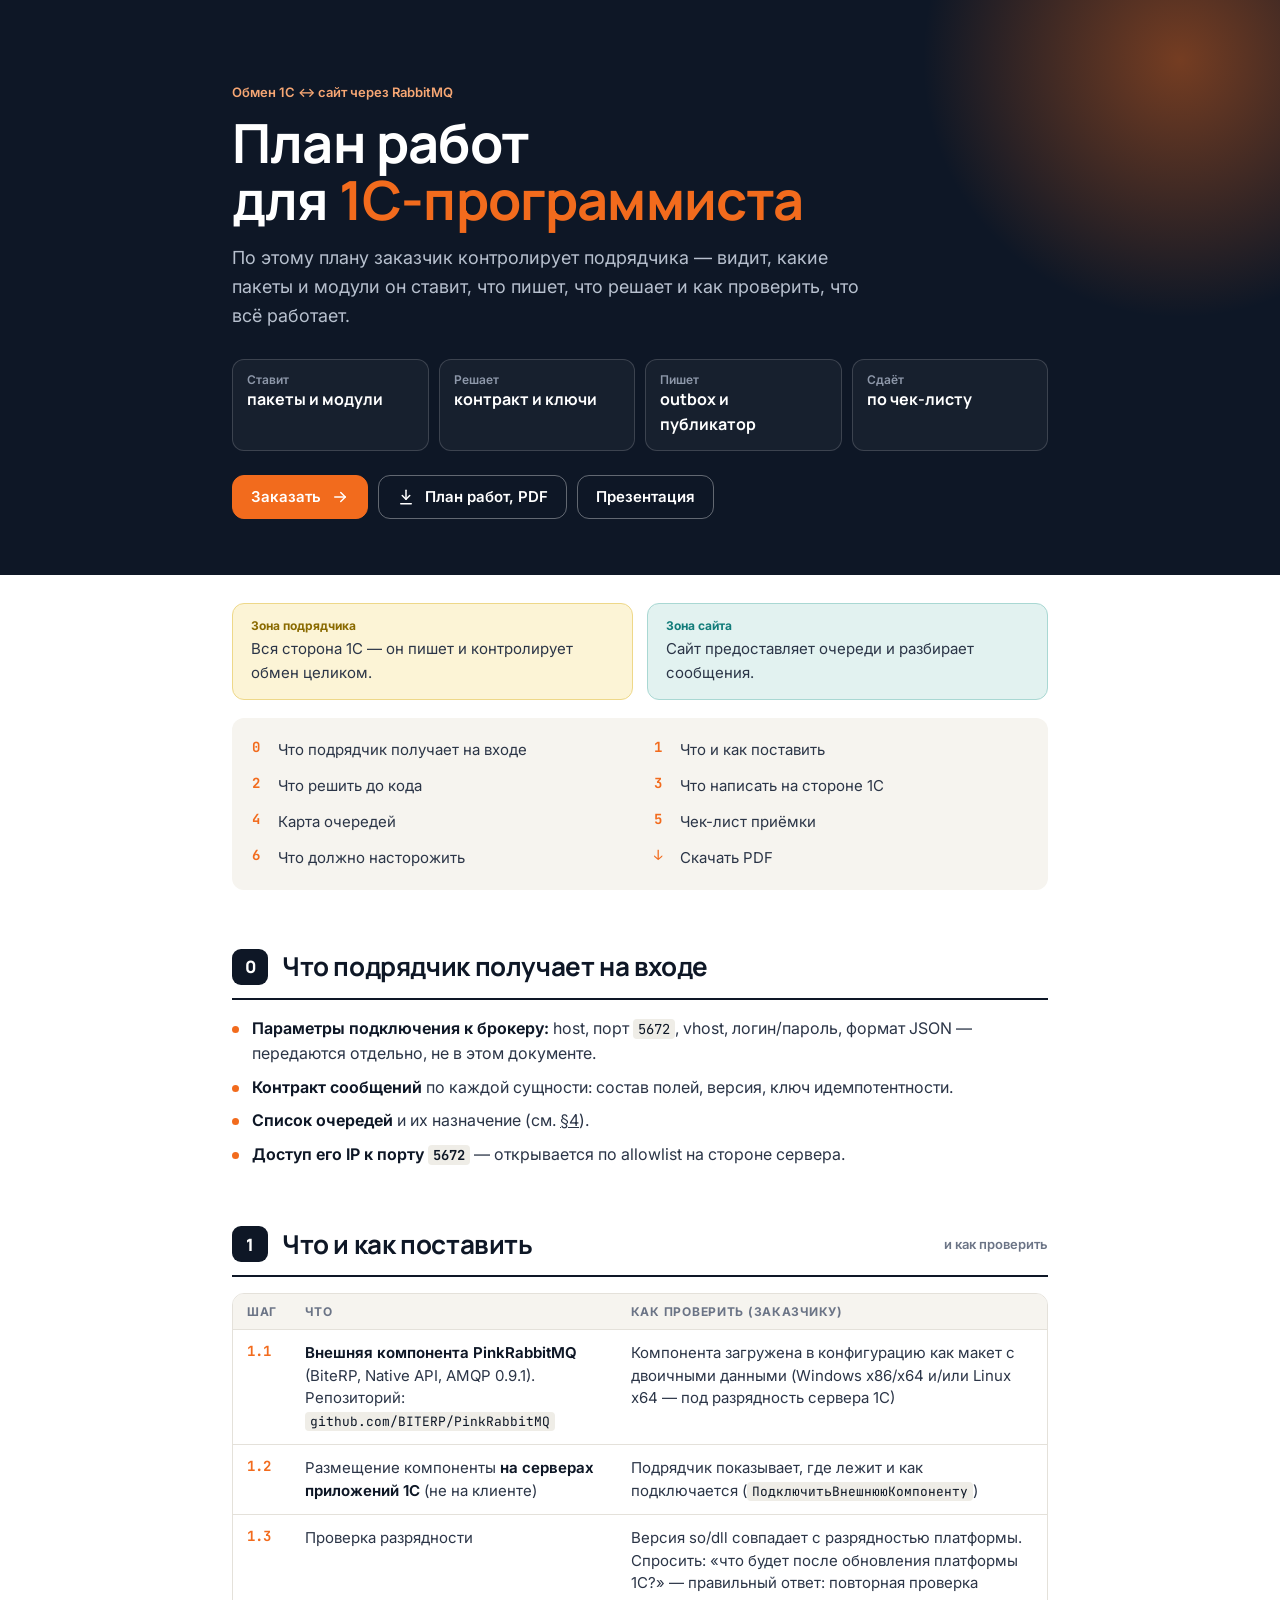
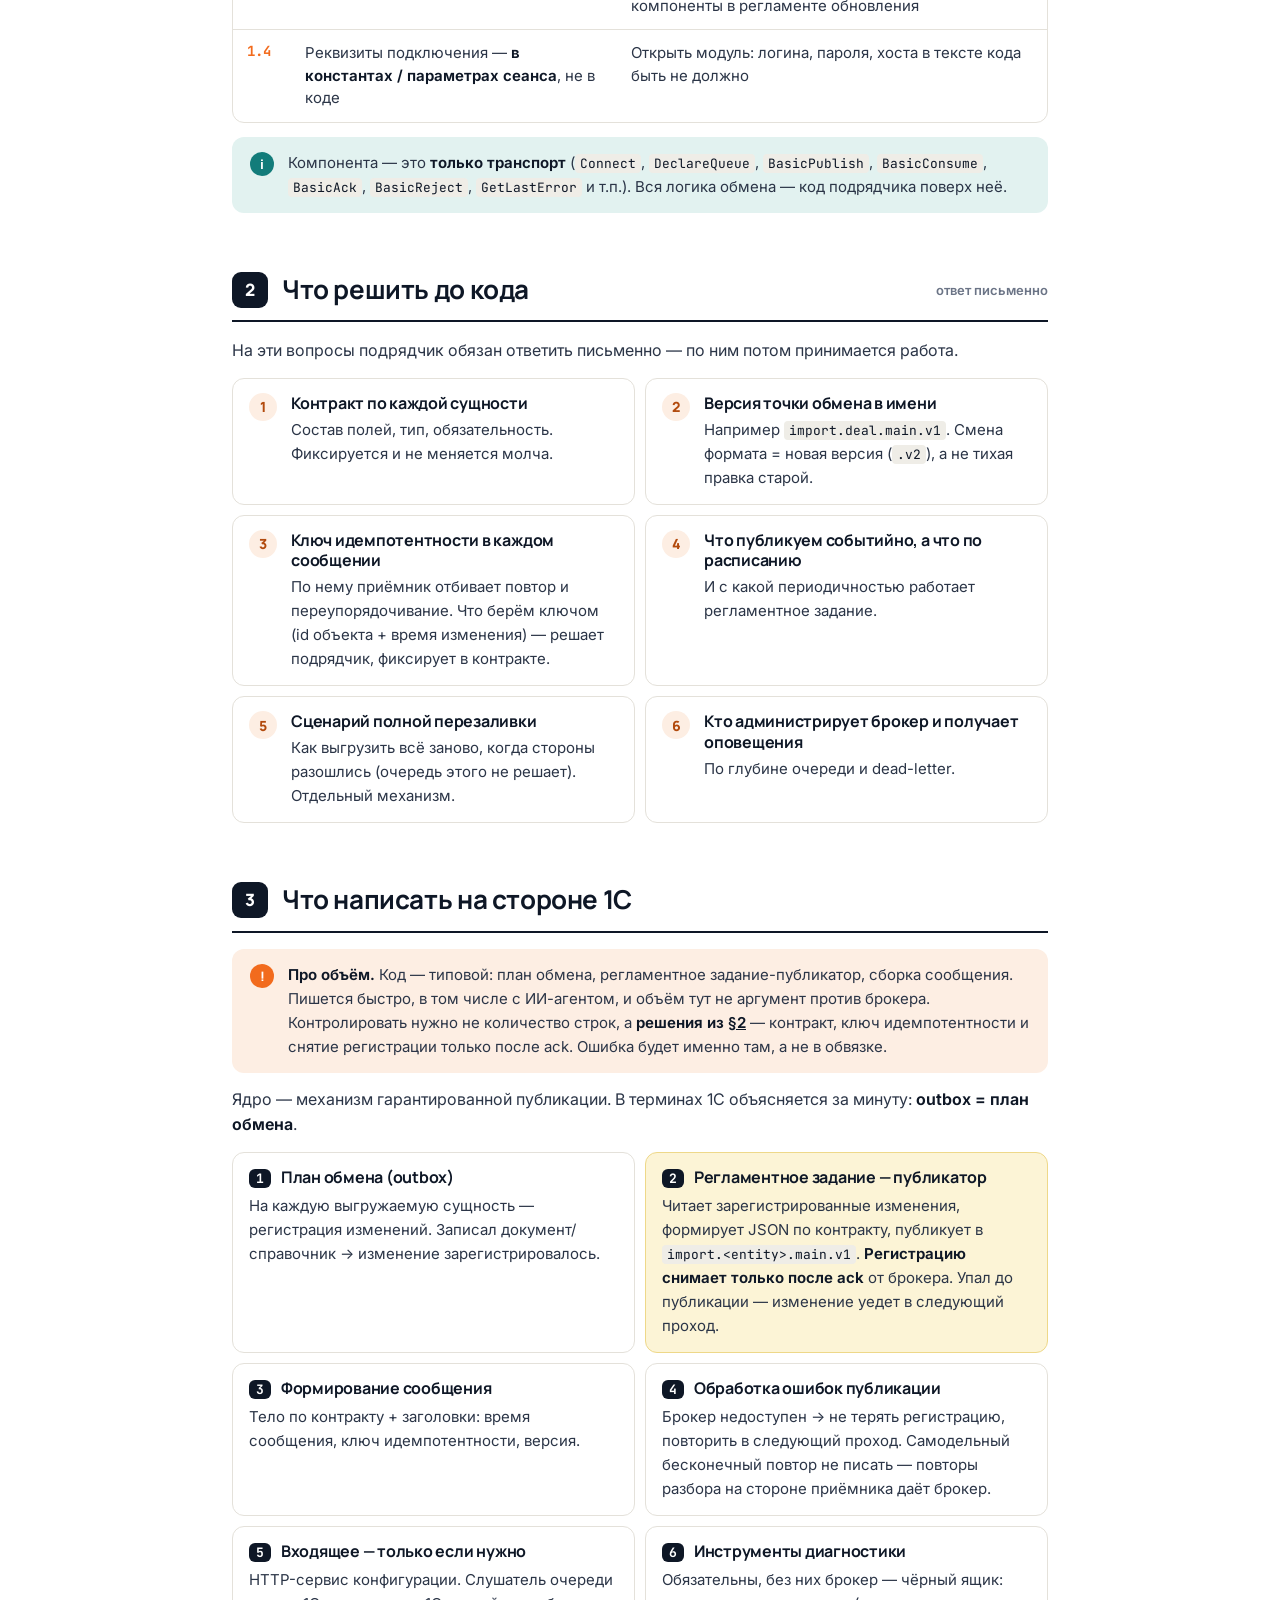
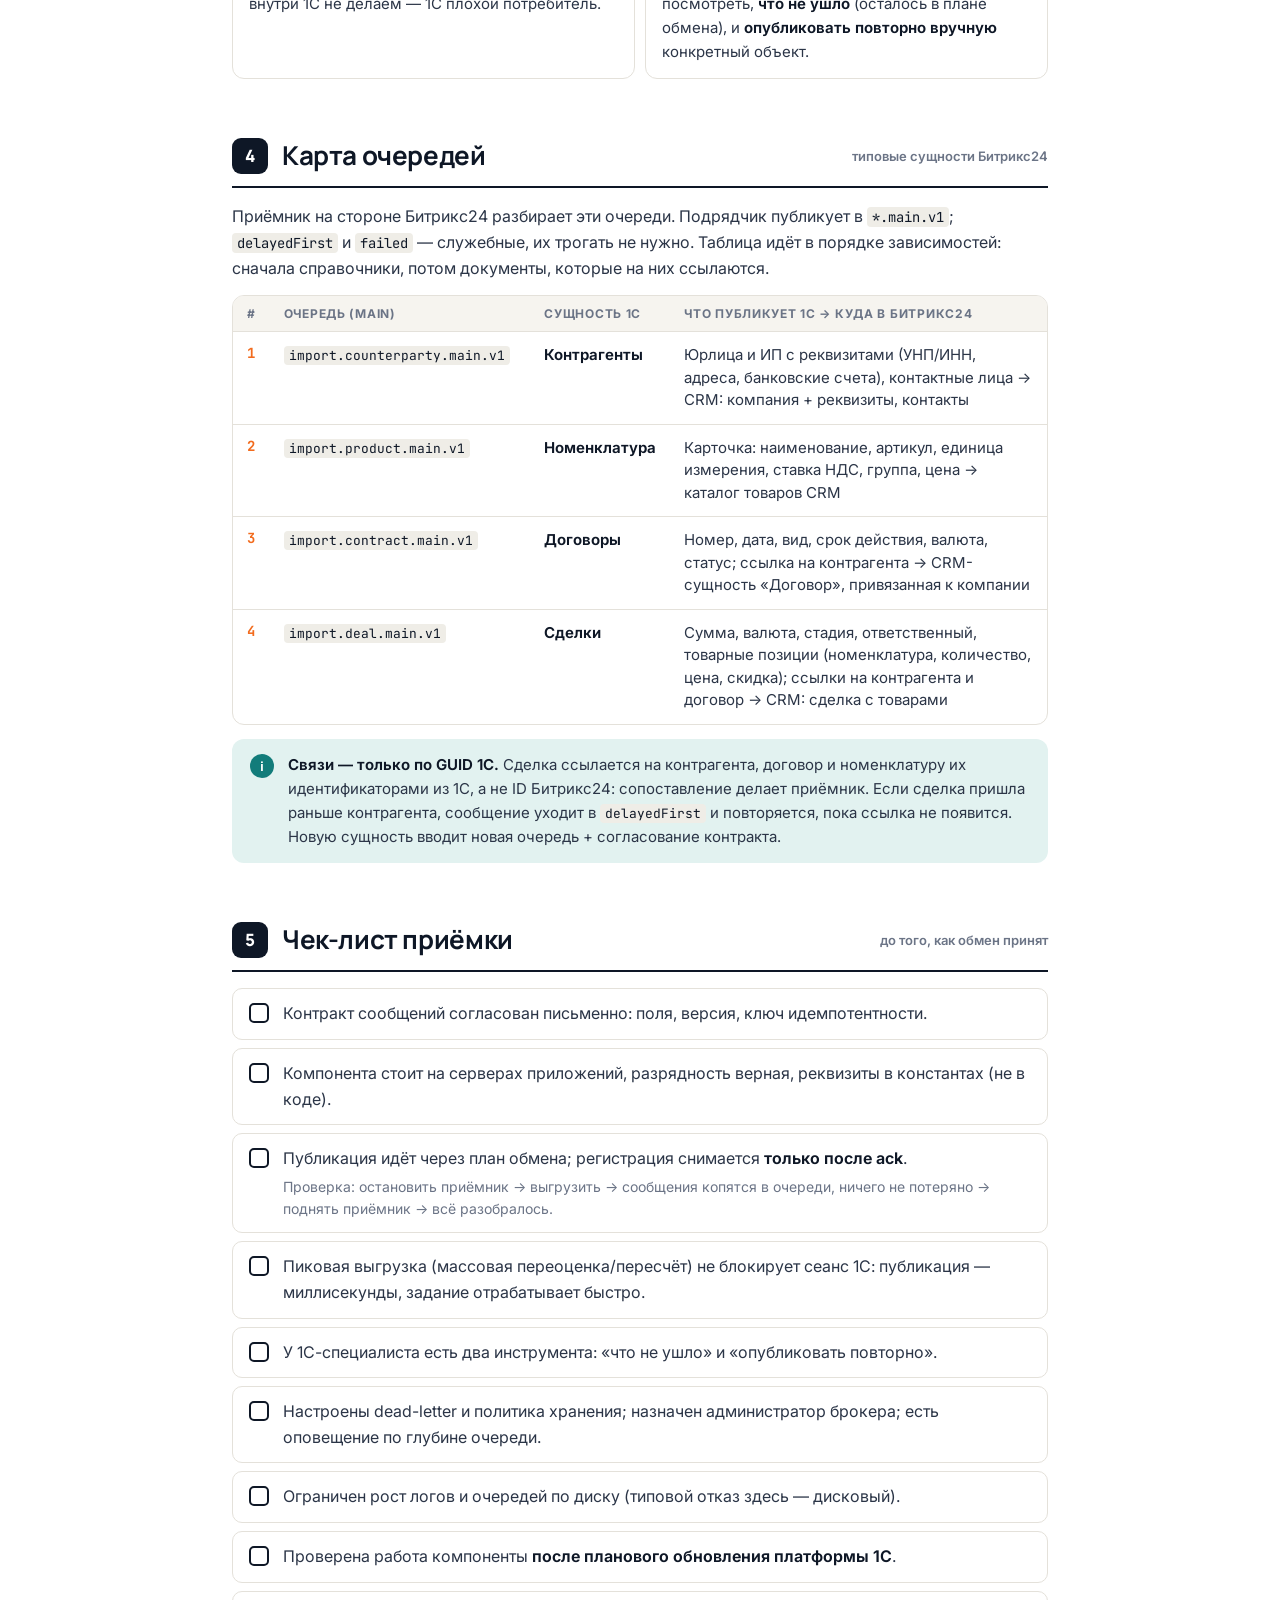
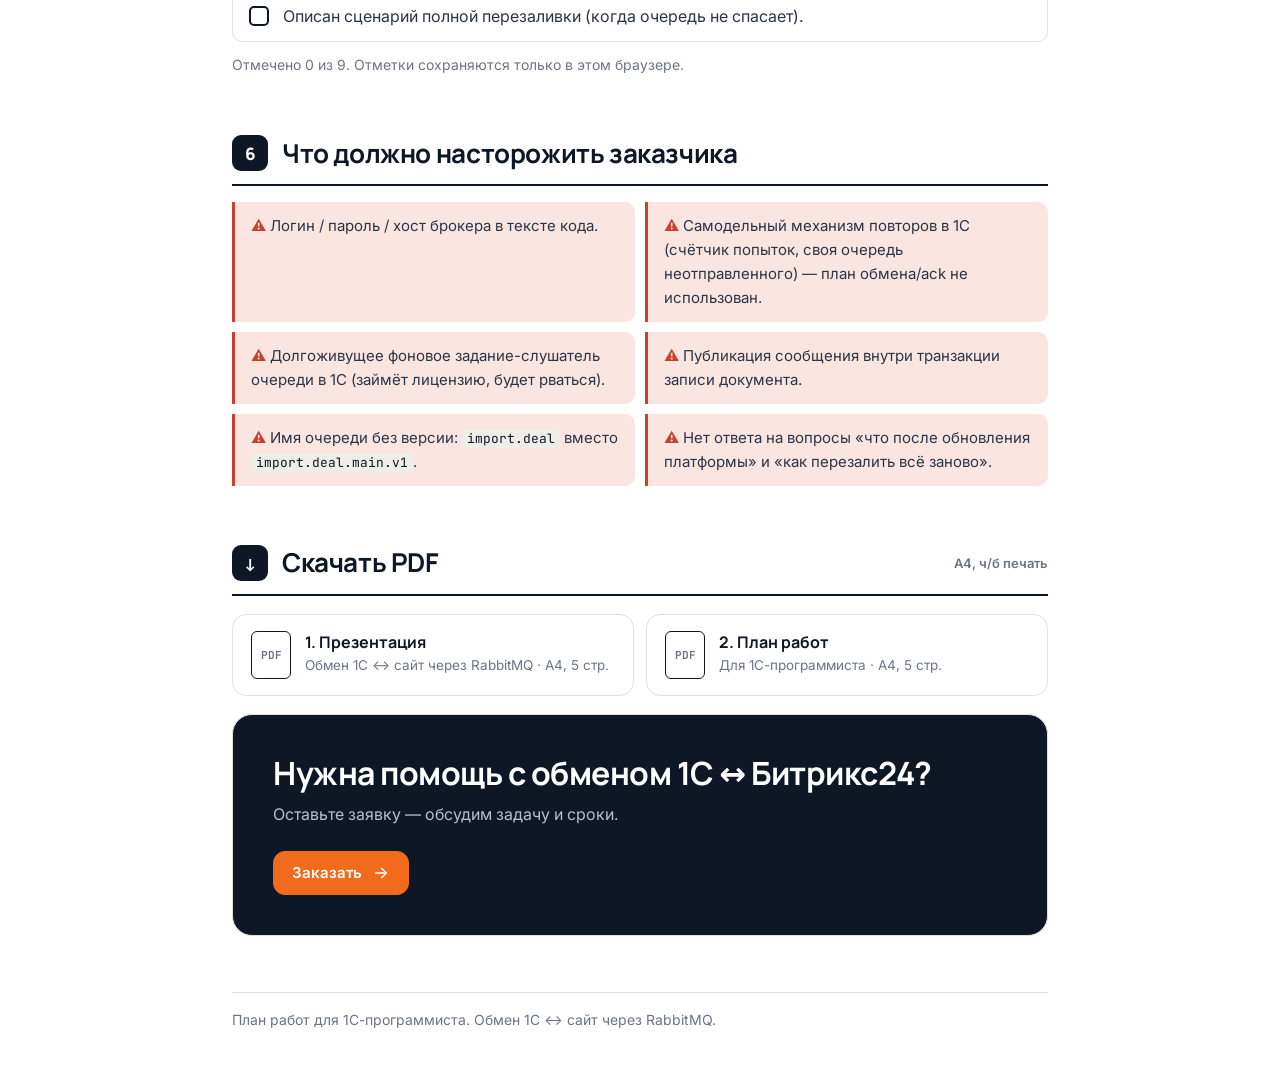
<file: site/plan.html>
<!doctype html>
<!-- The text of this page is duplicated in print/plan.html (source of the PDF).
     Edit both; the PDFs are rebuilt on deploy. See README, "Updating content". -->
<html lang="ru">
<head>
<meta charset="utf-8">
<meta name="viewport" content="width=device-width, initial-scale=1, viewport-fit=cover">
<title>План работ для 1С-программиста — обмен через RabbitMQ</title>
<link rel="icon" href="data:image/svg+xml,%3Csvg xmlns=%22http://www.w3.org/2000/svg%22 viewBox=%220 0 100 100%22%3E%3Ctext y=%22.9em%22 font-size=%2290%22%3E%F0%9F%90%87%3C/text%3E%3C/svg%3E">
<link rel="canonical" href="https://obmen.bx-shef.by/plan.html">
<link rel="alternate" type="text/markdown" href="/plan.md" title="Краткая версия для ИИ-агентов">
<link rel="describedby" href="/llms.txt" type="text/plain">
<meta property="og:type" content="website">
<meta property="og:site_name" content="bx-shef.by">
<meta property="og:locale" content="ru_RU">
<meta property="og:url" content="https://obmen.bx-shef.by/plan.html">
<meta property="og:title" content="План работ для 1С-программиста — обмен через RabbitMQ">
<meta property="og:description" content="План работ для 1С-программиста: обмен 1С ↔ Битрикс24 через RabbitMQ — что поставить, что решить, что написать, чек-лист приёмки.">
<meta name="description" content="План работ для 1С-программиста: обмен 1С ↔ Битрикс24 через RabbitMQ — что поставить, что решить, что написать, чек-лист приёмки.">
<meta property="og:image" content="https://obmen.bx-shef.by/files/og-plan.png">
<meta property="og:image:type" content="image/png">
<meta property="og:image:width" content="1200">
<meta property="og:image:height" content="630">
<meta property="og:image:alt" content="План работ для 1С-программиста: обмен 1С ↔ Битрикс24 через RabbitMQ">
<meta name="twitter:card" content="summary_large_image">
<meta name="twitter:image" content="https://obmen.bx-shef.by/files/og-plan.png">
<link rel="preconnect" href="https://fonts.googleapis.com">
<link rel="preconnect" href="https://fonts.gstatic.com" crossorigin>
<link href="https://fonts.googleapis.com/css2?family=Inter:wght@400;500;600;700&family=JetBrains+Mono:wght@500;600;700&family=Manrope:wght@600;700;800&display=swap" rel="stylesheet">
<style>
:root{
  --paper:#FFFFFF; --soft:#F6F4EF; --code:#EFEDE7; --line:#E4E1DA;
  --ink:#0E1726; --ink2:#2B3547; --mute:#6B7486; --dark:#0E1726;
  --or:#F26B1D; --or-ink:#B24A0D; --or-soft:#FDEEE3;
  --teal:#127C7A; --teal-soft:#E2F2F0; --teal-line:#A9D8D3;
  --yel-ink:#8A6A00; --yel-soft:#FCF4D6; --yel-line:#EED889;
  --red:#C8402F; --red-soft:#FAE5E1;
  --f-head:"Manrope",system-ui,-apple-system,"Segoe UI",Roboto,sans-serif;
  --f-body:"Inter",system-ui,-apple-system,"Segoe UI",Roboto,sans-serif;
  --f-mono:"JetBrains Mono",ui-monospace,SFMono-Regular,Menlo,Consolas,monospace;
  box-sizing:border-box;
  padding-top:env(safe-area-inset-top,0px);
  padding-bottom:env(safe-area-inset-bottom,0px);
}
@media (prefers-color-scheme:dark){
  :root:not([data-theme="light"]){
    --paper:#0B111B; --soft:#131B28; --code:#1C2636; --line:#253145;
    --ink:#EEF1F6; --ink2:#C3CAD6; --mute:#8791A3; --dark:#131D30;
    --or-ink:#FFA66E; --or-soft:rgba(242,107,29,.14);
    --teal:#4FC1BC; --teal-soft:rgba(18,124,122,.2); --teal-line:rgba(79,193,188,.35);
    --yel-ink:#F2CB4C; --yel-soft:rgba(242,183,5,.12); --yel-line:rgba(242,183,5,.35);
    --red:#F08A7A; --red-soft:rgba(200,64,47,.18);
  }
}
:root[data-theme="dark"]{
  --paper:#0B111B; --soft:#131B28; --code:#1C2636; --line:#253145;
  --ink:#EEF1F6; --ink2:#C3CAD6; --mute:#8791A3; --dark:#131D30;
  --or-ink:#FFA66E; --or-soft:rgba(242,107,29,.14);
  --teal:#4FC1BC; --teal-soft:rgba(18,124,122,.2); --teal-line:rgba(79,193,188,.35);
  --yel-ink:#F2CB4C; --yel-soft:rgba(242,183,5,.12); --yel-line:rgba(242,183,5,.35);
  --red:#F08A7A; --red-soft:rgba(200,64,47,.18);
}
*,*:before,*:after{box-sizing:inherit;margin:0;padding:0}
html{scroll-padding-top:calc(env(safe-area-inset-top,0px) + 16px);-webkit-text-size-adjust:100%}
@media (prefers-reduced-motion:no-preference){html{scroll-behavior:smooth}}
body{background:var(--paper);color:var(--ink2);font:400 16px/1.6 var(--f-body);-webkit-font-smoothing:antialiased}
h1,h2,h3,h4{font-family:var(--f-head);color:var(--ink);letter-spacing:-.015em}
b{color:var(--ink);font-weight:650}
code{font-family:var(--f-mono);font-size:.86em;background:var(--code);border-radius:4px;padding:1px 5px;color:var(--ink);overflow-wrap:anywhere}
a{color:inherit}
:focus-visible{outline:2px solid var(--or);outline-offset:3px;border-radius:4px}
.wrap{max-width:880px;margin:0 auto;padding:0 clamp(16px,4vw,32px)}

/* hero */
.hero{background:#0E1726;color:#fff;position:relative;overflow:hidden;padding:clamp(40px,8vw,84px) 0 clamp(32px,6vw,56px)}
.hero:after{content:"";position:absolute;right:-180px;top:-220px;width:560px;height:560px;border-radius:50%;background:radial-gradient(circle,rgba(242,107,29,.45),rgba(242,107,29,0) 65%);pointer-events:none}
.hero .wrap{position:relative;z-index:1}
.hero .tag{font:600 13px var(--f-body);color:#F7A774}
.hero h1{color:#fff;font-size:clamp(34px,6vw,54px);line-height:1.06;margin-top:14px}
.hero h1 span{color:var(--or)}
.hero p{margin-top:16px;color:#B7C0CE;font-size:clamp(16px,1.9vw,18px);max-width:40rem}
.purpose{display:grid;grid-template-columns:repeat(4,1fr);gap:10px;margin-top:28px}
.purpose div{border:1px solid rgba(255,255,255,.16);border-radius:12px;padding:12px 14px;background:rgba(255,255,255,.04)}
.purpose small{display:block;font:600 12px var(--f-body);color:#8E98AA}
.purpose b{color:#fff;font:700 16px/1.3 var(--f-head)}
@media (max-width:640px){.purpose{grid-template-columns:1fr 1fr}}

.resp{margin-top:28px;display:grid;grid-template-columns:1fr 1fr;gap:14px}
.resp div{border-radius:12px;padding:14px 18px;font-size:15px}
.resp .a{background:var(--yel-soft);border:1px solid var(--yel-line)}
.resp .b{background:var(--teal-soft);border:1px solid var(--teal-line)}
.resp small{display:block;font:700 12px var(--f-body);margin-bottom:4px}
.resp .a small{color:var(--yel-ink)}.resp .b small{color:var(--teal)}
@media (max-width:560px){.resp{grid-template-columns:1fr}}

.toc{margin-top:18px;padding:16px 20px;background:var(--soft);border-radius:12px}
.toc ol{list-style:none;display:grid;grid-template-columns:1fr 1fr;gap:4px 28px}
.toc a{display:flex;gap:12px;text-decoration:none;padding:4px 0;font-size:15px}
.toc a:hover{color:var(--or-ink)}
.toc i{font-style:normal;font:700 14px var(--f-mono);color:var(--or);width:14px}
@media (max-width:560px){.toc ol{grid-template-columns:1fr}}

/* sections */
section{margin-top:clamp(40px,6vw,56px)}
.sh{display:flex;flex-wrap:wrap;align-items:center;gap:8px 14px;padding-bottom:10px;border-bottom:2px solid var(--ink);margin-bottom:16px}
.sh .n{flex:none;width:36px;height:36px;border-radius:9px;background:var(--dark);color:#fff;display:grid;place-items:center;font:800 17px var(--f-head)}
.sh h2{font-size:clamp(21px,3vw,26px);flex:1 1 0;min-width:0}
.sh .hint{flex:none}
@media (max-width:560px){.sh .hint{flex-basis:100%;padding-left:50px}}
.sh .hint{font:600 13px var(--f-body);color:var(--mute)}
p+p{margin-top:10px}
.intro{margin-bottom:14px}

ul.dots{list-style:none}
ul.dots li{position:relative;padding-left:20px;margin:8px 0}
ul.dots li:before{content:"";position:absolute;left:0;top:10px;width:7px;height:7px;border-radius:50%;background:var(--or)}

/* table -> cards on mobile */
.tbl{width:100%;border-collapse:separate;border-spacing:0;border:1px solid var(--line);border-radius:12px;overflow:hidden;font-size:15px;line-height:1.5}
.tbl th{background:var(--soft);text-align:left;font:700 12px var(--f-body);letter-spacing:.06em;text-transform:uppercase;color:var(--mute);padding:10px 14px}
.tbl td{padding:12px 14px;border-top:1px solid var(--line);vertical-align:top}
.tbl td.num{font:700 14px var(--f-mono);color:var(--or);white-space:nowrap;width:1%}
@media (max-width:680px){
  .tbl,.tbl tbody,.tbl tr,.tbl td{display:block;width:auto!important}
  .tbl thead{display:none}
  .tbl{border:0;border-radius:0}
  .tbl tr{border:1px solid var(--line);border-radius:12px;padding:14px 16px;margin-top:10px}
  .tbl td{border:0;padding:0}
  .tbl td+td{margin-top:8px}
  .tbl td[data-l]:before{content:attr(data-l);display:block;font:700 12px var(--f-body);color:var(--mute);margin-bottom:2px}
}

.callout{margin-top:14px;border-radius:12px;padding:14px 18px;display:flex;gap:14px;font-size:15px}
.callout .ic{flex:none;width:24px;height:24px;border-radius:50%;display:grid;place-items:center;font:800 13px var(--f-head);color:#fff;margin-top:1px}
.callout.info{background:var(--teal-soft)}.callout.info .ic{background:var(--teal)}
.callout.acc{background:var(--or-soft)}.callout.acc .ic{background:var(--or)}

.decide{list-style:none;counter-reset:d;display:grid;grid-template-columns:1fr 1fr;gap:10px}
.decide li{counter-increment:d;display:grid;grid-template-columns:30px 1fr;gap:12px;padding:14px 16px;border:1px solid var(--line);border-radius:12px}
.decide li:before{content:counter(d);width:28px;height:28px;border-radius:50%;background:var(--or-soft);color:var(--or-ink);display:grid;place-items:center;font:800 14px var(--f-head)}
.decide h3{font:700 16px/1.3 var(--f-head)}
.decide p{font-size:15px;margin-top:4px}
@media (max-width:640px){.decide{grid-template-columns:1fr}}

.core{list-style:none;counter-reset:c;display:grid;grid-template-columns:1fr 1fr;gap:10px}
.core li{counter-increment:c;border:1px solid var(--line);border-radius:12px;padding:14px 16px}
.core li.key{background:var(--yel-soft);border-color:var(--yel-line)}
.core h3{font:700 16px/1.3 var(--f-head);display:flex;gap:10px;align-items:baseline}
.core h3:before{content:counter(c);font:700 13px var(--f-mono);color:#fff;background:var(--dark);border-radius:6px;padding:1px 7px}
.core p{font-size:15px;margin-top:6px}
@media (max-width:640px){.core{grid-template-columns:1fr}}

.check{list-style:none;display:grid;gap:8px}
.check label{display:grid;grid-template-columns:22px 1fr;gap:12px;padding:12px 16px;border:1px solid var(--line);border-radius:10px;cursor:pointer}
.check input{appearance:none;-webkit-appearance:none;width:20px;height:20px;border:2px solid var(--ink);border-radius:5px;margin-top:2px;display:grid;place-items:center;cursor:pointer}
.check input:checked{background:var(--teal);border-color:var(--teal)}
.check input:checked:after{content:"";width:5px;height:10px;border:solid #fff;border-width:0 2px 2px 0;transform:rotate(45deg) translate(-1px,-1px)}
.check input:checked+span{color:var(--mute);text-decoration:line-through;text-decoration-color:var(--mute)}
.check .sub{display:block;margin-top:4px;font-size:14px;color:var(--mute)}
.progress{margin-top:12px;font-size:14px;color:var(--mute)}

.flags{display:grid;grid-template-columns:1fr 1fr;gap:10px}
.flags div{background:var(--red-soft);border-left:3px solid var(--red);border-radius:0 10px 10px 0;padding:12px 16px;font-size:15px}
.flags div:before{content:"⚠ ";color:var(--red);font-weight:700}
@media (max-width:640px){.flags{grid-template-columns:1fr}}

footer{margin:56px 0 40px;padding-top:16px;border-top:1px solid var(--line);font-size:14px;color:var(--mute)}

@media print{
  .hero{-webkit-print-color-adjust:exact;print-color-adjust:exact}
  section{break-inside:auto}
  .tbl tr,.decide li,.core li,.check label,.flags div,.callout{break-inside:avoid}
}

.btns{display:flex;flex-wrap:wrap;gap:10px;margin-top:24px}
.btn{display:inline-flex;align-items:center;gap:10px;min-height:44px;padding:10px 18px;border-radius:12px;font:600 15px/1.2 var(--f-body);text-decoration:none;border:1.5px solid currentColor}
.btn svg{width:18px;height:18px;flex:none}
.btn.primary{background:#F26B1D;border-color:#F26B1D;color:#fff}
.btn.primary:hover{background:#D95A10;border-color:#D95A10}
.btn.ghost-dark{color:#fff;border-color:rgba(255,255,255,.35)}
.btn.ghost-dark:hover{border-color:#fff}
.btn.ghost{color:var(--ink);border-color:var(--line);background:var(--card,var(--paper))}
.btn.ghost:hover{border-color:var(--ink)}
.btn small{display:block;font:500 12px var(--f-body);opacity:.7}
.cta{border-radius:20px;border:1px solid var(--line);background:#0E1726;color:#fff;padding:clamp(24px,4vw,40px);position:relative;overflow:hidden}
.cta h2{font-size:clamp(24px,3vw,32px);line-height:1.15;color:#fff}
.cta p{margin-top:10px;color:#B7C0CE;max-width:40rem}
.downloads{display:grid;grid-template-columns:1fr 1fr;gap:12px;margin-top:18px}
.dl{display:flex;gap:14px;align-items:center;padding:16px 18px;border:1px solid var(--line);border-radius:14px;text-decoration:none;color:var(--ink);background:var(--card,var(--paper))}
.dl:hover{border-color:var(--ink)}
.dl .ico{flex:none;width:40px;height:48px;border-radius:6px;border:1.5px solid var(--ink);display:grid;place-items:center;font:700 11px var(--f-mono)}
.dl b{display:block;font:700 16px/1.3 var(--f-head)}
.dl span{font-size:13.5px;color:var(--mute)}
@media (max-width:640px){.downloads{grid-template-columns:1fr}.btn{width:100%;justify-content:center}}

.cta-wrap{margin-top:56px}
</style>
</head>
<body>

<header class="hero">
  <div class="wrap">
    <div class="tag">Обмен 1С ↔ сайт через RabbitMQ</div>
    <h1>План работ<br>для <span>1С-программиста</span></h1>
    <p>По этому плану заказчик контролирует подрядчика — видит, какие пакеты и модули он ставит, что пишет, что решает и как проверить, что всё работает.</p>
    <div class="purpose">
      <div><small>Ставит</small><b>пакеты и модули</b></div>
      <div><small>Решает</small><b>контракт и ключи</b></div>
      <div><small>Пишет</small><b>outbox и публикатор</b></div>
      <div><small>Сдаёт</small><b>по чек-листу</b></div>
    </div>
    <div class="btns">
      <a class="btn primary" href="https://offer.bx-shef.by/">Заказать <svg viewBox="0 0 24 24" fill="none" stroke="currentColor" stroke-width="2" stroke-linecap="round" stroke-linejoin="round" aria-hidden="true"><path d="M5 12h14"/><path d="m13 6 6 6-6 6"/></svg></a>
      <a class="btn ghost-dark" href="files/1c-rabbitmq-plan.pdf" download><svg viewBox="0 0 24 24" fill="none" stroke="currentColor" stroke-width="2" stroke-linecap="round" stroke-linejoin="round" aria-hidden="true"><path d="M12 3v12"/><path d="m7 10 5 5 5-5"/><path d="M5 21h14"/></svg>План работ, PDF</a>
      <a class="btn ghost-dark" href="index.html">Презентация</a>
    </div>
  </div>
</header>

<main class="wrap">
  <div class="resp">
    <div class="a"><small>Зона подрядчика</small>Вся сторона 1С — он пишет и контролирует обмен целиком.</div>
    <div class="b"><small>Зона сайта</small>Сайт предоставляет очереди и разбирает сообщения.</div>
  </div>

  <nav class="toc" aria-label="Содержание">
    <ol>
      <li><a href="#s0"><i>0</i>Что подрядчик получает на входе</a></li>
      <li><a href="#s1"><i>1</i>Что и как поставить</a></li>
      <li><a href="#s2"><i>2</i>Что решить до кода</a></li>
      <li><a href="#s3"><i>3</i>Что написать на стороне 1С</a></li>
      <li><a href="#s4"><i>4</i>Карта очередей</a></li>
      <li><a href="#s5"><i>5</i>Чек-лист приёмки</a></li>
      <li><a href="#s6"><i>6</i>Что должно насторожить</a></li>
      <li><a href="#download"><i>↓</i>Скачать PDF</a></li>
    </ol>
  </nav>

  <section id="s0">
    <div class="sh"><span class="n">0</span><h2>Что подрядчик получает на входе</h2></div>
    <ul class="dots">
      <li><b>Параметры подключения к брокеру:</b> host, порт <code>5672</code>, vhost, логин/пароль, формат JSON — передаются отдельно, не в этом документе.</li>
      <li><b>Контракт сообщений</b> по каждой сущности: состав полей, версия, ключ идемпотентности.</li>
      <li><b>Список очередей</b> и их назначение (см. <a href="#s4">§4</a>).</li>
      <li><b>Доступ его IP к порту <code>5672</code></b> — открывается по allowlist на стороне сервера.</li>
    </ul>
  </section>

  <section id="s1">
    <div class="sh"><span class="n">1</span><h2>Что и как поставить</h2><span class="hint">и как проверить</span></div>
    <table class="tbl">
      <thead><tr><th>Шаг</th><th style="width:40%">Что</th><th>Как проверить (заказчику)</th></tr></thead>
      <tbody>
      <tr><td class="num">1.1</td><td><b>Внешняя компонента PinkRabbitMQ</b> (BiteRP, Native API, AMQP 0.9.1). Репозиторий: <code>github.com/BITERP/PinkRabbitMQ</code></td><td data-l="Как проверить">Компонента загружена в конфигурацию как макет с двоичными данными (Windows x86/x64 и/или Linux x64 — под разрядность сервера 1С)</td></tr>
      <tr><td class="num">1.2</td><td>Размещение компоненты <b>на серверах приложений 1С</b> (не на клиенте)</td><td data-l="Как проверить">Подрядчик показывает, где лежит и как подключается (<code>ПодключитьВнешнююКомпоненту</code>)</td></tr>
      <tr><td class="num">1.3</td><td>Проверка разрядности</td><td data-l="Как проверить">Версия so/dll совпадает с разрядностью платформы. Спросить: «что будет после обновления платформы 1С?» — правильный ответ: повторная проверка компоненты в регламенте обновления</td></tr>
      <tr><td class="num">1.4</td><td>Реквизиты подключения — <b>в константах / параметрах сеанса</b>, не в коде</td><td data-l="Как проверить">Открыть модуль: логина, пароля, хоста в тексте кода быть не должно</td></tr>
      </tbody>
    </table>
    <div class="callout info"><span class="ic">i</span><div>Компонента — это <b>только транспорт</b> (<code>Connect</code>, <code>DeclareQueue</code>, <code>BasicPublish</code>, <code>BasicConsume</code>, <code>BasicAck</code>, <code>BasicReject</code>, <code>GetLastError</code> и т.п.). Вся логика обмена — код подрядчика поверх неё.</div></div>
  </section>

  <section id="s2">
    <div class="sh"><span class="n">2</span><h2>Что решить до кода</h2><span class="hint">ответ письменно</span></div>
    <p class="intro">На эти вопросы подрядчик обязан ответить письменно — по ним потом принимается работа.</p>
    <ol class="decide">
      <li><div><h3>Контракт по каждой сущности</h3><p>Состав полей, тип, обязательность. Фиксируется и не меняется молча.</p></div></li>
      <li><div><h3>Версия точки обмена в имени</h3><p>Например <code>import.deal.main.v1</code>. Смена формата = новая версия (<code>.v2</code>), а не тихая правка старой.</p></div></li>
      <li><div><h3>Ключ идемпотентности в каждом сообщении</h3><p>По нему приёмник отбивает повтор и переупорядочивание. Что берём ключом (id объекта + время изменения) — решает подрядчик, фиксирует в контракте.</p></div></li>
      <li><div><h3>Что публикуем событийно, а что по расписанию</h3><p>И с какой периодичностью работает регламентное задание.</p></div></li>
      <li><div><h3>Сценарий полной перезаливки</h3><p>Как выгрузить всё заново, когда стороны разошлись (очередь этого не решает). Отдельный механизм.</p></div></li>
      <li><div><h3>Кто администрирует брокер и получает оповещения</h3><p>По глубине очереди и dead-letter.</p></div></li>
    </ol>
  </section>

  <section id="s3">
    <div class="sh"><span class="n">3</span><h2>Что написать на стороне 1С</h2></div>
    <div class="callout acc" style="margin:0 0 14px"><span class="ic">!</span><div><b>Про объём.</b> Код — типовой: план обмена, регламентное задание-публикатор, сборка сообщения. Пишется быстро, в том числе с ИИ-агентом, и объём тут не аргумент против брокера. Контролировать нужно не количество строк, а <b>решения из <a href="#s2">§2</a></b> — контракт, ключ идемпотентности и снятие регистрации только после ack. Ошибка будет именно там, а не в обвязке.</div></div>
    <p class="intro">Ядро — механизм гарантированной публикации. В терминах 1С объясняется за минуту: <b>outbox = план обмена</b>.</p>
    <ol class="core">
      <li><h3>План обмена (outbox)</h3><p>На каждую выгружаемую сущность — регистрация изменений. Записал документ/справочник → изменение зарегистрировалось.</p></li>
      <li class="key"><h3>Регламентное задание — публикатор</h3><p>Читает зарегистрированные изменения, формирует JSON по контракту, публикует в <code>import.&lt;entity&gt;.main.v1</code>. <b>Регистрацию снимает только после ack</b> от брокера. Упал до публикации — изменение уедет в следующий проход.</p></li>
      <li><h3>Формирование сообщения</h3><p>Тело по контракту + заголовки: время сообщения, ключ идемпотентности, версия.</p></li>
      <li><h3>Обработка ошибок публикации</h3><p>Брокер недоступен → не терять регистрацию, повторить в следующий проход. Самодельный бесконечный повтор не писать — повторы разбора на стороне приёмника даёт брокер.</p></li>
      <li><h3>Входящее — только если нужно</h3><p>HTTP-сервис конфигурации. Слушатель очереди внутри 1С не делаем — 1С плохой потребитель.</p></li>
      <li><h3>Инструменты диагностики</h3><p>Обязательны, без них брокер — чёрный ящик: посмотреть, <b>что не ушло</b> (осталось в плане обмена), и <b>опубликовать повторно вручную</b> конкретный объект.</p></li>
    </ol>
  </section>

  <section id="s4">
    <div class="sh"><span class="n">4</span><h2>Карта очередей</h2><span class="hint">типовые сущности Битрикс24</span></div>
    <p class="intro">Приёмник на стороне Битрикс24 разбирает эти очереди. Подрядчик публикует в <code>*.main.v1</code>; <code>delayedFirst</code> и <code>failed</code> — служебные, их трогать не нужно. Таблица идёт в порядке зависимостей: сначала справочники, потом документы, которые на них ссылаются.</p>
    <table class="tbl">
      <thead><tr><th>#</th><th style="width:32%">Очередь (main)</th><th style="width:16%">Сущность 1С</th><th>Что публикует 1С → куда в Битрикс24</th></tr></thead>
      <tbody>
      <tr><td class="num">1</td><td><code>import.counterparty.main.v1</code></td><td data-l="Сущность 1С"><b>Контрагенты</b></td><td data-l="Что публикует → куда">Юрлица и ИП с реквизитами (УНП/ИНН, адреса, банковские счета), контактные лица → CRM: компания + реквизиты, контакты</td></tr>
      <tr><td class="num">2</td><td><code>import.product.main.v1</code></td><td data-l="Сущность 1С"><b>Номенклатура</b></td><td data-l="Что публикует → куда">Карточка: наименование, артикул, единица измерения, ставка НДС, группа, цена → каталог товаров CRM</td></tr>
      <tr><td class="num">3</td><td><code>import.contract.main.v1</code></td><td data-l="Сущность 1С"><b>Договоры</b></td><td data-l="Что публикует → куда">Номер, дата, вид, срок действия, валюта, статус; ссылка на контрагента → CRM-сущность «Договор», привязанная к компании</td></tr>
      <tr><td class="num">4</td><td><code>import.deal.main.v1</code></td><td data-l="Сущность 1С"><b>Сделки</b></td><td data-l="Что публикует → куда">Сумма, валюта, стадия, ответственный, товарные позиции (номенклатура, количество, цена, скидка); ссылки на контрагента и договор → CRM: сделка с товарами</td></tr>
      </tbody>
    </table>
    <div class="callout info"><span class="ic">i</span><div><b>Связи — только по GUID 1С.</b> Сделка ссылается на контрагента, договор и номенклатуру их идентификаторами из 1С, а не ID Битрикс24: сопоставление делает приёмник. Если сделка пришла раньше контрагента, сообщение уходит в <code>delayedFirst</code> и повторяется, пока ссылка не появится. Новую сущность вводит новая очередь + согласование контракта.</div></div>
  </section>

  <section id="s5">
    <div class="sh"><span class="n">5</span><h2>Чек-лист приёмки</h2><span class="hint">до того, как обмен принят</span></div>
    <ul class="check">
      <li><label><input type="checkbox"><span>Контракт сообщений согласован письменно: поля, версия, ключ идемпотентности.</span></label></li>
      <li><label><input type="checkbox"><span>Компонента стоит на серверах приложений, разрядность верная, реквизиты в константах (не в коде).</span></label></li>
      <li><label><input type="checkbox"><span>Публикация идёт через план обмена; регистрация снимается <b>только после ack</b>.<span class="sub">Проверка: остановить приёмник → выгрузить → сообщения копятся в очереди, ничего не потеряно → поднять приёмник → всё разобралось.</span></span></label></li>
      <li><label><input type="checkbox"><span>Пиковая выгрузка (массовая переоценка/пересчёт) не блокирует сеанс 1С: публикация — миллисекунды, задание отрабатывает быстро.</span></label></li>
      <li><label><input type="checkbox"><span>У 1С-специалиста есть два инструмента: «что не ушло» и «опубликовать повторно».</span></label></li>
      <li><label><input type="checkbox"><span>Настроены dead-letter и политика хранения; назначен администратор брокера; есть оповещение по глубине очереди.</span></label></li>
      <li><label><input type="checkbox"><span>Ограничен рост логов и очередей по диску (типовой отказ здесь — дисковый).</span></label></li>
      <li><label><input type="checkbox"><span>Проверена работа компоненты <b>после планового обновления платформы 1С</b>.</span></label></li>
      <li><label><input type="checkbox"><span>Описан сценарий полной перезаливки (когда очередь не спасает).</span></label></li>
    </ul>
    <p class="progress" id="progress" aria-live="polite">Отмечено 0 из 9. Отметки сохраняются только в этом браузере.</p>
  </section>

  <section id="s6">
    <div class="sh"><span class="n">6</span><h2>Что должно насторожить заказчика</h2></div>
    <div class="flags">
      <div>Логин / пароль / хост брокера в тексте кода.</div>
      <div>Самодельный механизм повторов в 1С (счётчик попыток, своя очередь неотправленного) — план обмена/ack не использован.</div>
      <div>Долгоживущее фоновое задание-слушатель очереди в 1С (займёт лицензию, будет рваться).</div>
      <div>Публикация сообщения внутри транзакции записи документа.</div>
      <div>Имя очереди без версии: <code>import.deal</code> вместо <code>import.deal.main.v1</code>.</div>
      <div>Нет ответа на вопросы «что после обновления платформы» и «как перезалить всё заново».</div>
    </div>
  </section>

  <section class="cta-wrap" id="download" aria-labelledby="dl-h">
    <div class="sh"><span class="n">↓</span><h2 id="dl-h">Скачать PDF</h2><span class="hint">A4, ч/б печать</span></div>
    <div class="downloads">
      <a class="dl" href="files/1c-rabbitmq-presentation.pdf" download><span class="ico">PDF</span><div><b>1. Презентация</b><span>Обмен 1С ↔ сайт через RabbitMQ · A4, 5 стр.</span></div></a>
      <a class="dl" href="files/1c-rabbitmq-plan.pdf" download><span class="ico">PDF</span><div><b>2. План работ</b><span>Для 1С-программиста · A4, 5 стр.</span></div></a>
    </div>
    <div class="cta" style="margin-top:18px">
      <h2>Нужна помощь с обменом 1С ↔ Битрикс24?</h2>
      <p>Оставьте заявку — обсудим задачу и сроки.</p>
      <div class="btns"><a class="btn primary" href="https://offer.bx-shef.by/">Заказать <svg viewBox="0 0 24 24" fill="none" stroke="currentColor" stroke-width="2" stroke-linecap="round" stroke-linejoin="round" aria-hidden="true"><path d="M5 12h14"/><path d="m13 6 6 6-6 6"/></svg></a></div>
    </div>
  </section>

  <footer>План работ для 1С-программиста. Обмен 1С ↔ сайт через RabbitMQ.</footer>
</main>

<script src="assets/plan.js" defer></script>
</body>
</html>
</file>
<file: print/fonts.css>
/* Static instances of variable OFL fonts (see fonts/OFL-*.txt).
 * Static, not variable: Chromium embeds variable fonts as Type 3 glyphs, which
 * printer drivers rasterise; static TrueType prints as vector text. */
@font-face{font-family:"Inter";src:url("fonts/Inter-400.ttf");font-weight:400;}
@font-face{font-family:"Inter";src:url("fonts/Inter-500.ttf");font-weight:500;}
@font-face{font-family:"Inter";src:url("fonts/Inter-600.ttf");font-weight:600;}
@font-face{font-family:"Inter";src:url("fonts/Inter-700.ttf");font-weight:700;}
@font-face{font-family:"Inter";src:url("fonts/Inter-800.ttf");font-weight:800;}
@font-face{font-family:"Manrope";src:url("fonts/Manrope-600.ttf");font-weight:600;}
@font-face{font-family:"Manrope";src:url("fonts/Manrope-700.ttf");font-weight:700;}
@font-face{font-family:"Manrope";src:url("fonts/Manrope-800.ttf");font-weight:800;}
@font-face{font-family:"JB";src:url("fonts/JBMono-500.ttf");font-weight:500;}
@font-face{font-family:"JB";src:url("fonts/JBMono-600.ttf");font-weight:600;}
@font-face{font-family:"JB";src:url("fonts/JBMono-700.ttf");font-weight:700;}
</file>
